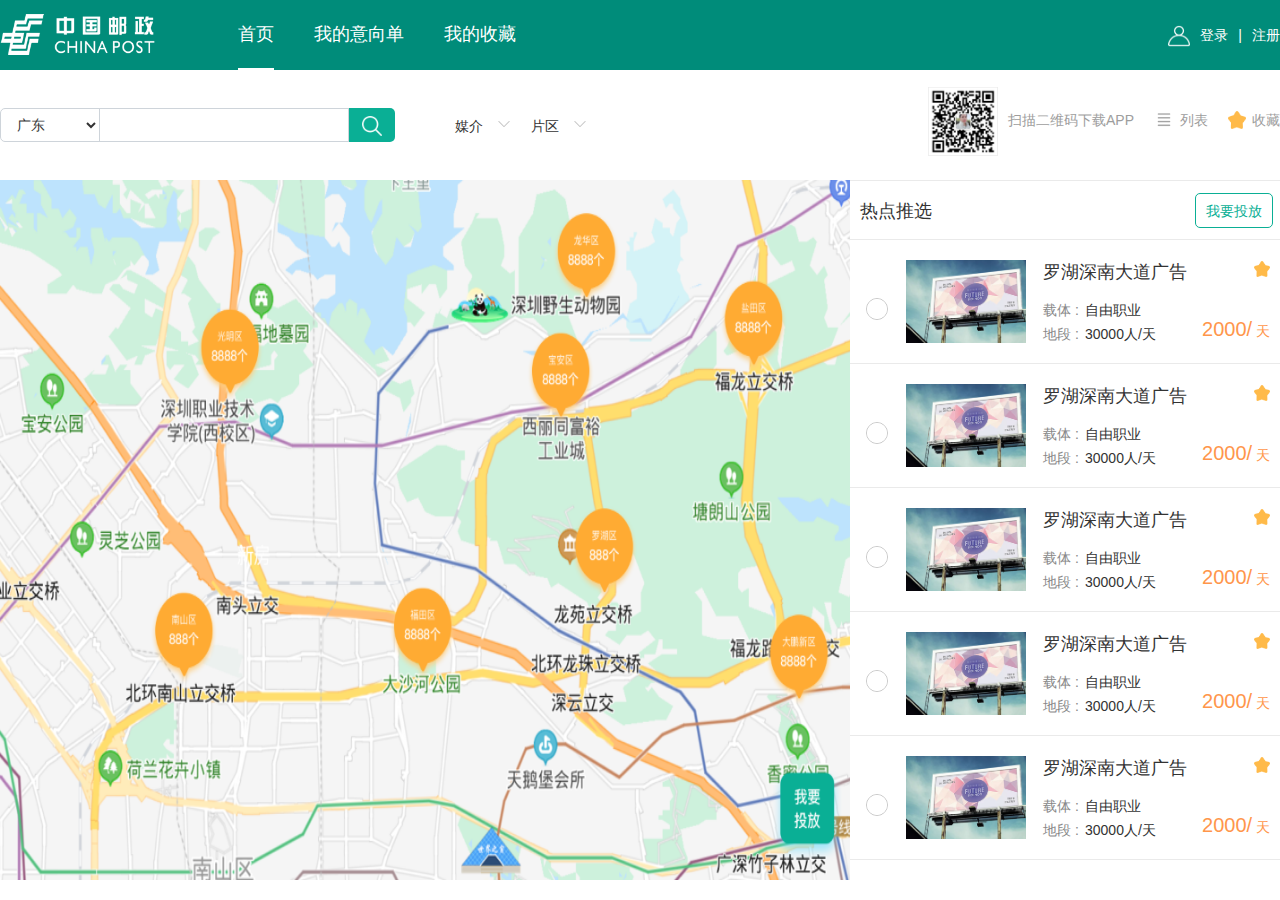
<file: index.html>
<!DOCTYPE html>
<html lang="en">

<head>
    <meta charset="UTF-8" />
    <meta name="viewport" content="width=device-width,height=device-height,initial-scale=1.0, minimum-scale=1.0, maximum-scale=1.0, user-scalable=no">
  
    <title>Document</title>
    <link rel="stylesheet" type="text/css" href="./css/common/bootstrap.css" />
    <link rel="stylesheet" type="text/css" href="./css/common/base.css" />
    <link rel="stylesheet" type="text/css" href="./index.css" />
    <script src="./js/common/jquery.min.js"></script>
    <script src="./js/common/bootstrap.js"></script>
</head>

<body>
    <div class="full-screen nav">
        <nav class="navbar navbar-default center" role="navigation">
            <div class="navbar-header">
                <button type="button" class="navbar-toggle" data-toggle="collapse"
                    data-target="#bs-example-navbar-collapse-1">
                    <span class="sr-only">Toggle navigation</span>
                    <span class="icon-bar"></span>
                    <span class="icon-bar"></span>
                    <span class="icon-bar"></span>
                </button>
                <!-- <button class="icon close">Close</button> -->

                <div class="navbar-brand logo">
                    <img src="./image/logo.gif" />
                </div>


                <div class="navbar-brand">
                    <div class="log-in">
                        <ul>
                            <li>
                                <img src="./image/user.png" />
                            </li>
                            <li class="odd">
                                登录
                            </li>
                            <li>|</li>
                            <li class="odd">注册</li>
                        </ul>
                    </div>
                </div>

            </div>
            <div class="collapse navbar-collapse" id="bs-example-navbar-collapse-1">
                <!--嵌套下拉菜单-->
                <ul class="nav navbar-nav">
                    <li  class="active">
                        <a href="#">
                            首页
                        </a></li>
                    <li><a href="#">我的意向单</a></li>
                    <li><a href="#">我的收藏</a></li>

                </ul>
            </div>
        </nav>
    </div>













    <!-- <div class="full-screen nav">
        <div class="center">
            <div class="left-box">
                <div class="logo">
                    <img src="./image/logo.gif" />
                </div>
                <div class="menu">
                    <ul>
                        <li class="acitve">首页</li>
                        <li>我的意向单</li>
                        <li>我的收藏</li>
                    </ul>
                </div>
            </div>
            <div class="right-box">
                <ul>
                    <li>
                        <img src="./image/user.png" />
                    </li>
                    <li class="odd">
                        登录
                    </li>
                    <li>|</li>
                    <li class="odd">注册</li>
                </ul>
            </div>
        </div>
    </div> -->
    <!-- <div class="content"> -->
        <div class="center search">
            <div class="left-box">
                <div class="form-group address">
                    <select class="form-control" id="exampleFormControlSelect1">
                        <option>
                            广东
                        </option>
                        <option>
                            广西
                        </option>
                        <option>
                            贵州
                        </option>
                        <option>
                            上海
                        </option>
                    </select>
                </div>
                <div class="custom-file search-box">
                    <input type="email" class="form-control search-input" id="exampleInputEmail1"
                        aria-describedby="emailHelp" />
                </div>
                <button type="button" class="btn button">
                    <img src="./image/search.png" />
                </button>
                <div class="medium">
                    媒介
                    <svg width="1em" height="1em" viewBox="0 0 16 16" class="bi bi-chevron-down" fill="currentColor"
                        xmlns="http://www.w3.org/2000/svg">
                        <path fill-rule="evenodd"
                            d="M1.646 4.646a.5.5 0 0 1 .708 0L8 10.293l5.646-5.647a.5.5 0 0 1 .708.708l-6 6a.5.5 0 0 1-.708 0l-6-6a.5.5 0 0 1 0-.708z" />
                    </svg>
                </div>
                <div class="district">
                    片区
                    <svg width="1em" height="1em" viewBox="0 0 16 16" class="bi bi-chevron-down" fill="currentColor"
                        xmlns="http://www.w3.org/2000/svg">
                        <path fill-rule="evenodd"
                            d="M1.646 4.646a.5.5 0 0 1 .708 0L8 10.293l5.646-5.647a.5.5 0 0 1 .708.708l-6 6a.5.5 0 0 1-.708 0l-6-6a.5.5 0 0 1 0-.708z" />
                    </svg>
                </div>
            </div>
            <div class="right-box">
                <div class="qr-code">
                    <img src="./image/qr-code.png" />
                </div>
                <div class="scan">
                    扫描二维码下载APP
                </div>
                <div class="list">
                    <img src="./image/list.png" />
                </div>
                <div class="list-text">
                    列表
                </div>
                <div class="collect">
                    <img src="./image/collect.png" />
                </div>
                <div class="collect-text">
                    收藏
                </div>
            </div>
        </div>
        <div class="map center">
            <div class="left-box">
                <img src="./image/map.png" />
            </div>
            <div class="right-box">
                <dl>
                    <dt>
                        <div class="left-box">
                            <div class="hotspot">
                                热点推选
                            </div>
                        </div>
                        <div class="right-box">
                            <div class="put-in">
                                我要投放
                            </div>
                        </div>
                    </dt>

                    <dd>
                        <div class="form-check">
                            <input class="form-check-input" type="checkbox" value="" id="defaultCheck1" />
                        </div>
                        <div class="advertising">
                            <img src="./image/ad.png" />
                        </div>
                        <div class="info">
                            <div class="title">
                                罗湖深南大道广告
                            </div>
                            <div class="collect">
                                <img src="./image/collect.png" />
                            </div>
                            <div class="occupation">
                                <dl>
                                    <dt>载体 :</dt>
                                    <dd>自由职业</dd>
                                </dl>
                                <dl>
                                    <dt>地段 :</dt>
                                    <dd>30000人/天</dd>
                                </dl>
                            </div>
                            <div class="price-box">
                                <span class="price">2000/</span>
                                <span>天</span>
                            </div>
                        </div>
                    </dd>
                    <dd>
                        <div class="form-check">
                            <input class="form-check-input" type="checkbox" value="" id="defaultCheck1" />
                        </div>
                        <div class="advertising">
                            <img src="./image/ad.png" />
                        </div>
                        <div class="info">
                            <div class="title">
                                罗湖深南大道广告
                            </div>
                            <div class="collect">
                                <img src="./image/collect.png" />
                            </div>
                            <div class="occupation">
                                <dl>
                                    <dt>载体 :</dt>
                                    <dd>自由职业</dd>
                                </dl>
                                <dl>
                                    <dt>地段 :</dt>
                                    <dd>30000人/天</dd>
                                </dl>
                            </div>
                            <div class="price-box">
                                <span class="price">2000/</span>
                                <span>天</span>
                            </div>
                        </div>
                    </dd>

                    <dd>
                        <div class="form-check">
                            <input class="form-check-input" type="checkbox" value="" id="defaultCheck1" />
                        </div>
                        <div class="advertising">
                            <img src="./image/ad.png" />
                        </div>
                        <div class="info">
                            <div class="title">
                                罗湖深南大道广告
                            </div>
                            <div class="collect">
                                <img src="./image/collect.png" />
                            </div>
                            <div class="occupation">
                                <dl>
                                    <dt>载体 :</dt>
                                    <dd>自由职业</dd>
                                </dl>
                                <dl>
                                    <dt>地段 :</dt>
                                    <dd>30000人/天</dd>
                                </dl>
                            </div>
                            <div class="price-box">
                                <span class="price">2000/</span>
                                <span>天</span>
                            </div>
                        </div>
                    </dd>

                    <dd>
                        <div class="form-check">
                            <input class="form-check-input" type="checkbox" value="" id="defaultCheck1" />
                        </div>
                        <div class="advertising">
                            <img src="./image/ad.png" />
                        </div>
                        <div class="info">
                            <div class="title">
                                罗湖深南大道广告
                            </div>
                            <div class="collect">
                                <img src="./image/collect.png" />
                            </div>
                            <div class="occupation">
                                <dl>
                                    <dt>载体 :</dt>
                                    <dd>自由职业</dd>
                                </dl>
                                <dl>
                                    <dt>地段 :</dt>
                                    <dd>30000人/天</dd>
                                </dl>
                            </div>
                            <div class="price-box">
                                <span class="price">2000/</span>
                                <span>天</span>
                            </div>
                        </div>
                    </dd>

                    <dd>
                        <div class="form-check">
                            <input class="form-check-input" type="checkbox" value="" id="defaultCheck1" />
                        </div>
                        <div class="advertising">
                            <img src="./image/ad.png" />
                        </div>
                        <div class="info">
                            <div class="title">
                                罗湖深南大道广告
                            </div>
                            <div class="collect">
                                <img src="./image/collect.png" />
                            </div>
                            <div class="occupation">
                                <dl>
                                    <dt>载体 :</dt>
                                    <dd>自由职业</dd>
                                </dl>
                                <dl>
                                    <dt>地段 :</dt>
                                    <dd>30000人/天</dd>
                                </dl>
                            </div>
                            <div class="price-box">
                                <span class="price">2000/</span>
                                <span>天</span>
                            </div>
                        </div>
                    </dd>
                </dl>
            </div>
        </div>
    <!-- </div> -->
</body>

</html>
</file>
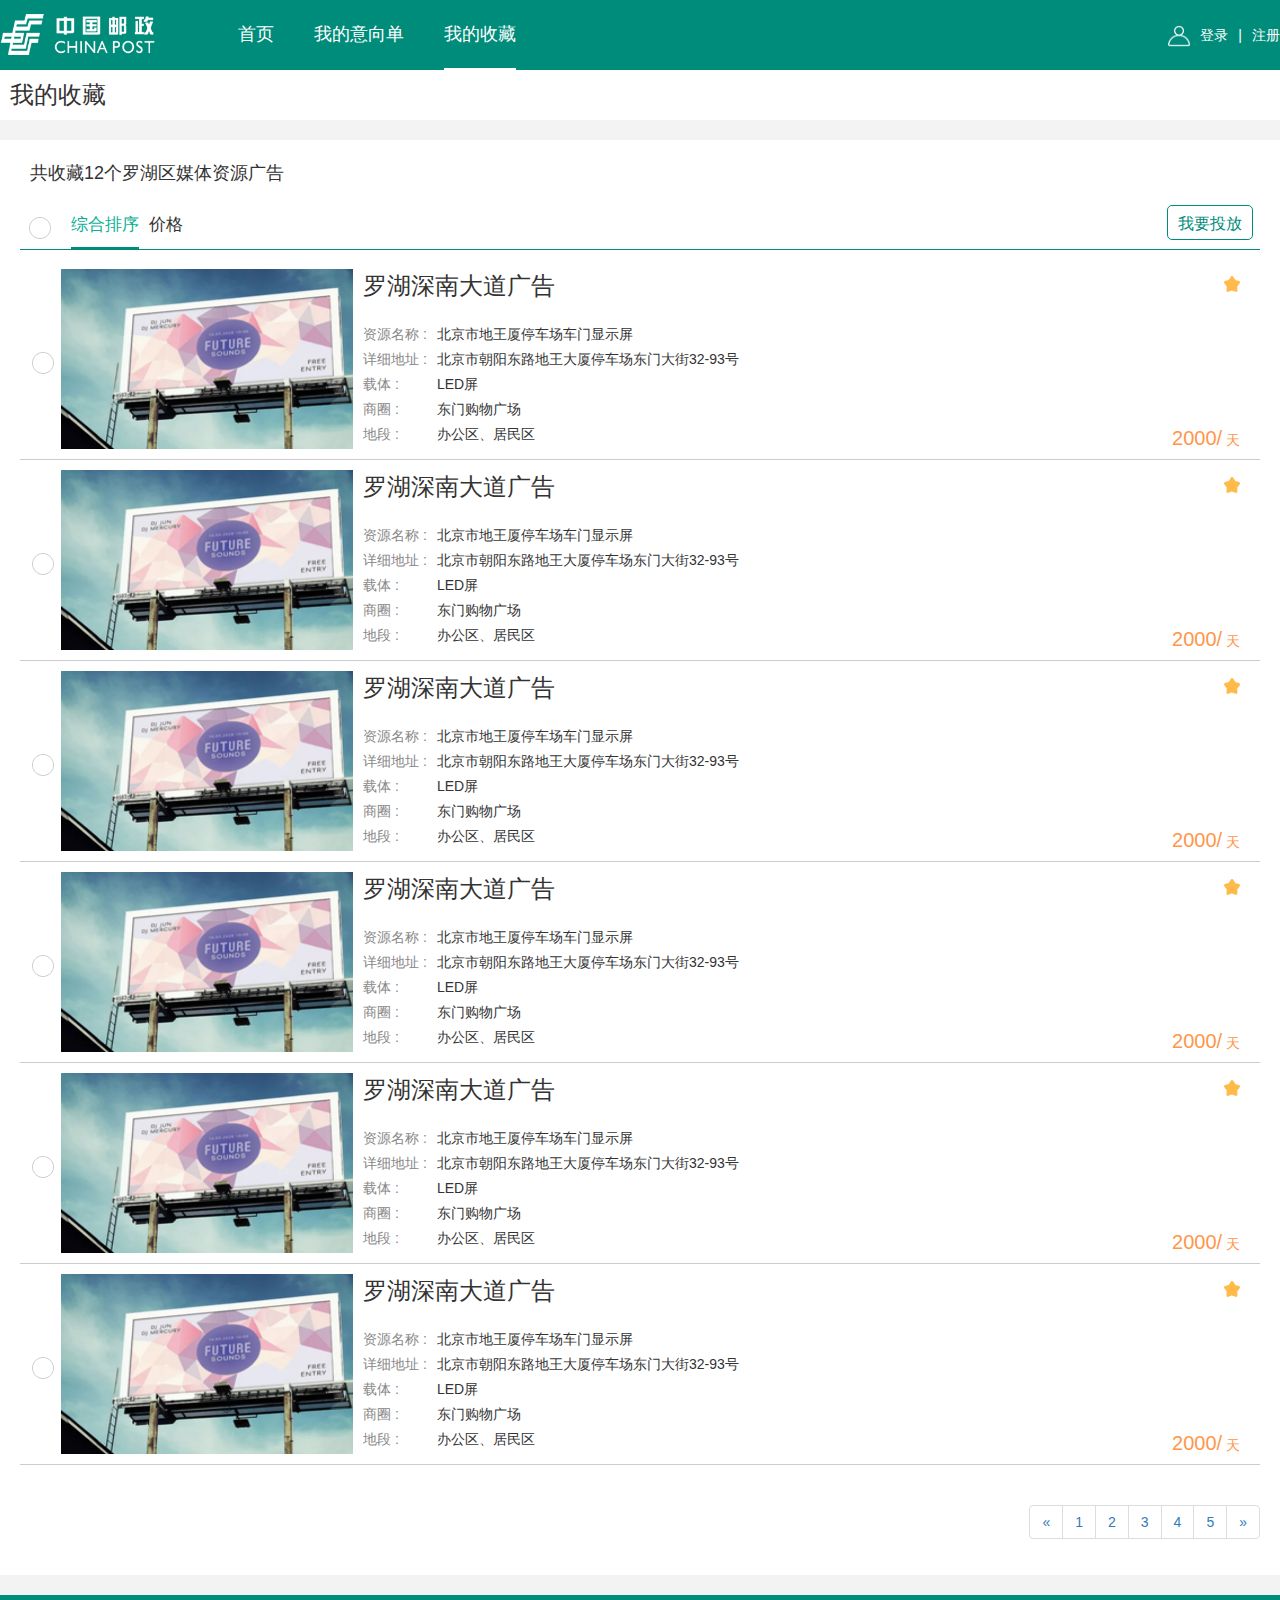
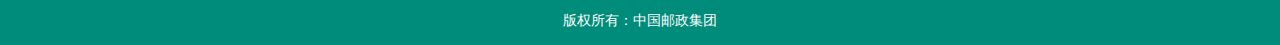
<file: pages/collect/index.html>
<!DOCTYPE html>
<html lang="en">

<head>
    <meta charset="UTF-8" />
    <meta name="viewport" content="width=device-width, initial-scale=1.0" />
    <title>Document</title>
    <link rel="stylesheet" type="text/css" href="./../../css/common/bootstrap.css" />
    <link rel="stylesheet" type="text/css" href="./../../css/common/base.css" />
    <link rel="stylesheet" type="text/css" href="./index.css" />
    <script src="./../../js/common/jquery.min.js"></script>
    <script src="./../../js/common/bootstrap.js"></script>
    <script src="./../../js/common/rem.js"></script>
</head>

<body>
    <div class="full-screen nav">
        <nav class="navbar navbar-default center" role="navigation">
            <div class="navbar-header">
                <button type="button" class="navbar-toggle" data-toggle="collapse"
                    data-target="#bs-example-navbar-collapse-1">
                    <span class="sr-only">Toggle navigation</span>
                    <span class="icon-bar"></span>
                    <span class="icon-bar"></span>
                    <span class="icon-bar"></span>
                </button>
                <!-- <button class="icon close">Close</button> -->

                <div class="navbar-brand logo">
                    <img src="./../../image/logo.gif" />
                </div>


                <div class="navbar-brand">
                    <div class="log-in">
                        <ul>
                            <li>
                                <img src="./../../image/user.png" />
                            </li>
                            <li class="odd">
                                登录
                            </li>
                            <li>|</li>
                            <li class="odd">注册</li>
                        </ul>
                    </div>
                </div>

            </div>
            <div class="collapse navbar-collapse" id="bs-example-navbar-collapse-1">
                <!--嵌套下拉菜单-->
                <ul class="nav navbar-nav">
                    <li >
                        <a href="#">
                            首页
                        </a></li>
                    <li><a href="#">我的意向单</a></li>
                    <li  class="active"><a href="#">我的收藏</a></li>
            
 
                </ul>
 


            </div>
        </nav>
    </div>
    <div class="full-screen top">
        <div class="center collect">
            我的收藏
        </div>
    </div>











     <div class="center list-box">
        <h2>
            共收藏12个罗湖区媒体资源广告
        </h2>
            <div class="map ">
         
            <!-- <div class="left-box">
                <img src="./../../image/map.png" />
            </div> -->
            <!-- <div class="right-box"> -->
                <dl>
                    <dt>
                        <div class="left-box">

                            <div class="form-check">
                                <input class="form-check-input" type="checkbox" value="" id="defaultCheck1" />
                            </div>
                            <ul>
                                <li class="active">综合排序</li>
                                <li>价格</li>
                            </ul>


                        </div>
                        <div class="right-box">
                            <div class="put-in">
                                我要投放
                            </div>
                        </div>
                    </dt>

                    <dd>
                        <div class="form-check">
                            <input class="form-check-input" type="checkbox" value="" id="defaultCheck1" />
                        </div>
                        <div class="advertising">
                            <img src="./../../image/ad.png" />
                        </div>
                        <div class="info">
                            <div class="title">
                                罗湖深南大道广告
                            </div>
                            <div class="collect">
                                <img src="./../../image/collect.png" />
                            </div>
                            <div class="occupation">

                                <dl class="nth-child">
                                    <dt>资源名称 : </dt>
                                    <dd>北京市地王厦停车场车门显示屏</dd>
                                </dl>
                                <dl>
                                    <dt>详细地址 : </dt>
                                    <dd>北京市朝阳东路地王大厦停车场东门大街32-93号</dd>
                                </dl>
                                <dl>
                                    <dt>载体 : </dt>
                                    <dd>  LED屏</dd>
                                </dl>
                                <dl>
                                    <dt>商圈 : </dt>
                                    <dd>东门购物广场</dd>
                                </dl>
                                <dl>
                                    <dt>地段 : </dt>
                                    <dd> 办公区、居民区</dd>
                                </dl>
 
                            </div>
                            <div class="price-box">
                                <span class="price">2000/</span>
                                <span>天</span>
                            </div>
                        </div>
                    </dd>
                    <dd>
                        <div class="form-check">
                            <input class="form-check-input" type="checkbox" value="" id="defaultCheck1" />
                        </div>
                        <div class="advertising">
                            <img src="./../../image/ad.png" />
                        </div>
                        <div class="info">
                            <div class="title">
                                罗湖深南大道广告
                            </div>
                            <div class="collect">
                                <img src="./../../image/collect.png" />
                            </div>
                            <div class="occupation">

                                <dl class="nth-child">
                                    <dt>资源名称 : </dt>
                                    <dd>北京市地王厦停车场车门显示屏</dd>
                                </dl>
                                <dl>
                                    <dt>详细地址 : </dt>
                                    <dd>北京市朝阳东路地王大厦停车场东门大街32-93号</dd>
                                </dl>
                                <dl>
                                    <dt>载体 : </dt>
                                    <dd>  LED屏</dd>
                                </dl>
                                <dl>
                                    <dt>商圈 : </dt>
                                    <dd>东门购物广场</dd>
                                </dl>
                                <dl>
                                    <dt>地段 : </dt>
                                    <dd> 办公区、居民区</dd>
                                </dl>
 
                            </div>
                            <div class="price-box">
                                <span class="price">2000/</span>
                                <span>天</span>
                            </div>
                        </div>
                    </dd>
                    <dd>
                        <div class="form-check">
                            <input class="form-check-input" type="checkbox" value="" id="defaultCheck1" />
                        </div>
                        <div class="advertising">
                            <img src="./../../image/ad.png" />
                        </div>
                        <div class="info">
                            <div class="title">
                                罗湖深南大道广告
                            </div>
                            <div class="collect">
                                <img src="./../../image/collect.png" />
                            </div>
                            <div class="occupation">

                                <dl class="nth-child">
                                    <dt>资源名称 : </dt>
                                    <dd>北京市地王厦停车场车门显示屏</dd>
                                </dl>
                                <dl>
                                    <dt>详细地址 : </dt>
                                    <dd>北京市朝阳东路地王大厦停车场东门大街32-93号</dd>
                                </dl>
                                <dl>
                                    <dt>载体 : </dt>
                                    <dd>  LED屏</dd>
                                </dl>
                                <dl>
                                    <dt>商圈 : </dt>
                                    <dd>东门购物广场</dd>
                                </dl>
                                <dl>
                                    <dt>地段 : </dt>
                                    <dd> 办公区、居民区</dd>
                                </dl>
 
                            </div>
                            <div class="price-box">
                                <span class="price">2000/</span>
                                <span>天</span>
                            </div>
                        </div>
                    </dd>
                    <dd>
                        <div class="form-check">
                            <input class="form-check-input" type="checkbox" value="" id="defaultCheck1" />
                        </div>
                        <div class="advertising">
                            <img src="./../../image/ad.png" />
                        </div>
                        <div class="info">
                            <div class="title">
                                罗湖深南大道广告
                            </div>
                            <div class="collect">
                                <img src="./../../image/collect.png" />
                            </div>
                            <div class="occupation">

                                <dl class="nth-child">
                                    <dt>资源名称 : </dt>
                                    <dd>北京市地王厦停车场车门显示屏</dd>
                                </dl>
                                <dl>
                                    <dt>详细地址 : </dt>
                                    <dd>北京市朝阳东路地王大厦停车场东门大街32-93号</dd>
                                </dl>
                                <dl>
                                    <dt>载体 : </dt>
                                    <dd>  LED屏</dd>
                                </dl>
                                <dl>
                                    <dt>商圈 : </dt>
                                    <dd>东门购物广场</dd>
                                </dl>
                                <dl>
                                    <dt>地段 : </dt>
                                    <dd> 办公区、居民区</dd>
                                </dl>
 
                            </div>
                            <div class="price-box">
                                <span class="price">2000/</span>
                                <span>天</span>
                            </div>
                        </div>
                    </dd>
                    <dd>
                        <div class="form-check">
                            <input class="form-check-input" type="checkbox" value="" id="defaultCheck1" />
                        </div>
                        <div class="advertising">
                            <img src="./../../image/ad.png" />
                        </div>
                        <div class="info">
                            <div class="title">
                                罗湖深南大道广告
                            </div>
                            <div class="collect">
                                <img src="./../../image/collect.png" />
                            </div>
                            <div class="occupation">

                                <dl class="nth-child">
                                    <dt>资源名称 : </dt>
                                    <dd>北京市地王厦停车场车门显示屏</dd>
                                </dl>
                                <dl>
                                    <dt>详细地址 : </dt>
                                    <dd>北京市朝阳东路地王大厦停车场东门大街32-93号</dd>
                                </dl>
                                <dl>
                                    <dt>载体 : </dt>
                                    <dd>  LED屏</dd>
                                </dl>
                                <dl>
                                    <dt>商圈 : </dt>
                                    <dd>东门购物广场</dd>
                                </dl>
                                <dl>
                                    <dt>地段 : </dt>
                                    <dd> 办公区、居民区</dd>
                                </dl>
 
                            </div>
                            <div class="price-box">
                                <span class="price">2000/</span>
                                <span>天</span>
                            </div>
                        </div>
                    </dd>
                    <dd>
                        <div class="form-check">
                            <input class="form-check-input" type="checkbox" value="" id="defaultCheck1" />
                        </div>
                        <div class="advertising">
                            <img src="./../../image/ad.png" />
                        </div>
                        <div class="info">
                            <div class="title">
                                罗湖深南大道广告
                            </div>
                            <div class="collect">
                                <img src="./../../image/collect.png" />
                            </div>
                            <div class="occupation">

                                <dl class="nth-child">
                                    <dt>资源名称 : </dt>
                                    <dd>北京市地王厦停车场车门显示屏</dd>
                                </dl>
                                <dl>
                                    <dt>详细地址 : </dt>
                                    <dd>北京市朝阳东路地王大厦停车场东门大街32-93号</dd>
                                </dl>
                                <dl>
                                    <dt>载体 : </dt>
                                    <dd>  LED屏</dd>
                                </dl>
                                <dl>
                                    <dt>商圈 : </dt>
                                    <dd>东门购物广场</dd>
                                </dl>
                                <dl>
                                    <dt>地段 : </dt>
                                    <dd> 办公区、居民区</dd>
                                </dl>
 
                            </div>
                            <div class="price-box">
                                <span class="price">2000/</span>
                                <span>天</span>
                            </div>
                        </div>
                    </dd>
                    

                    
                </dl>
            </div>
            <nav class="paging" aria-label="Page navigation ">
                <ul class="pagination">
                  <li>
                    <a href="#" aria-label="Previous">
                      <span aria-hidden="true">&laquo;</span>
                    </a>
                  </li>
                  <li><a href="#">1</a></li>
                  <li><a href="#">2</a></li>
                  <li><a href="#">3</a></li>
                  <li><a href="#">4</a></li>
                  <li><a href="#">5</a></li>
                  <li>
                    <a href="#" aria-label="Next">
                      <span aria-hidden="true">&raquo;</span>
                    </a>
                  </li>
                </ul>
              </nav>
     </div>

     <div class="footing">
        版权所有：中国邮政集团
     </div>
</body>

</html>
</file>
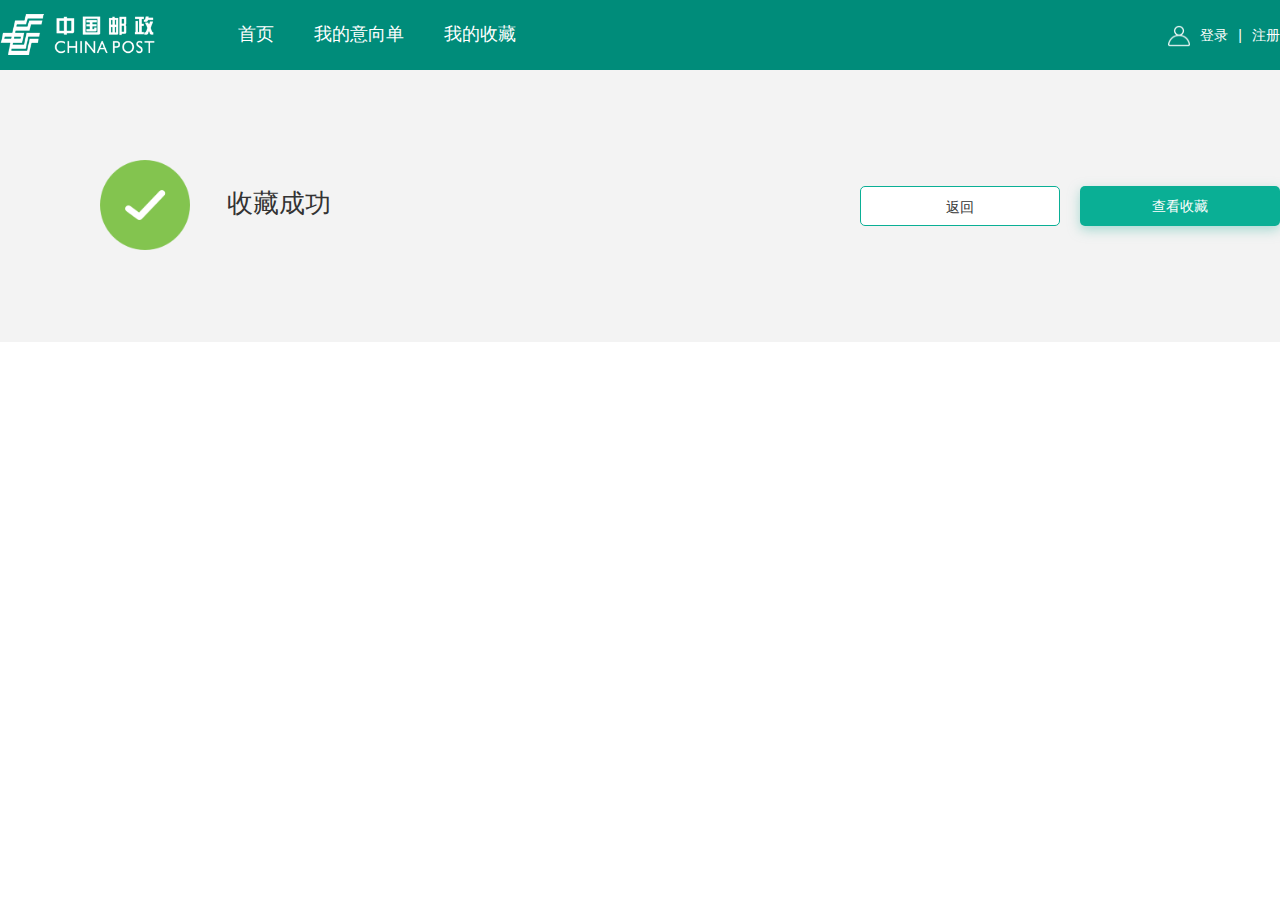
<file: pages/collection/index.html>
<!DOCTYPE html>
<html lang="en">

<head>
    <meta charset="UTF-8" />
    <meta name="viewport"
        content="width=device-width,height=device-height,initial-scale=1.0, minimum-scale=1.0, maximum-scale=1.0, user-scalable=no">
    <title>Document</title>
    <link rel="stylesheet" type="text/css" href="./../../css/common/bootstrap.css" />
    <link rel="stylesheet" type="text/css" href="./../../css/common/base.css" />
    <link rel="stylesheet" type="text/css" href="./index.css" />
    <script src="./../../js/common/jquery.min.js"></script>
    <script src="./../../js/common/bootstrap.js"></script>
    <script src="./../../js/common/bootstrap.js"></script>

</head>

<body>

    <div class="full-screen nav">
        <nav class="navbar navbar-default center" role="navigation">
            <div class="navbar-header">
                <button type="button" class="navbar-toggle" data-toggle="collapse"
                    data-target="#bs-example-navbar-collapse-1">
                    <span class="sr-only">Toggle navigation</span>
                    <span class="icon-bar"></span>
                    <span class="icon-bar"></span>
                    <span class="icon-bar"></span>
                </button>
                <!-- <button class="icon close">Close</button> -->

                <div class="navbar-brand logo">
                    <img src="./../../image/logo.gif" />
                </div>


                <div class="navbar-brand">
                    <div class="log-in">
                        <ul>
                            <li>
                                <img src="./../../image/user.png" />
                            </li>
                            <li class="odd">
                                登录
                            </li>
                            <li>|</li>
                            <li class="odd">注册</li>
                        </ul>
                    </div>
                </div>

            </div>
            <div class="collapse navbar-collapse" id="bs-example-navbar-collapse-1">
                <!--嵌套下拉菜单-->
                <ul class="nav navbar-nav">
                    <li>
                        <a href="#">
                            首页
                        </a></li>
                    <li><a href="#">我的意向单</a></li>
                    <li><a href="#">我的收藏</a></li>

                </ul>
            </div>
        </nav>
    </div>

    <div class="content  ">
        <div class="center back-view-box">
            <div class="left-box">
                <img src="./../../image/success.png" />
                收藏成功
            </div>
            <div class="right-box">
               <div class="back">
                   返回
               </div>
               <div class="view">
                  查看收藏
               </div>
            </div>

        </div>


    </div>




    <!-- 
    <form class="form-horizontal">
        <div class="form-group">
          <label for="inputEmail3" class="col-sm-2 control-label">手机号码</label>
          <div class="col-sm-10">
            <input type="email" class="form-control" id="inputEmail3" placeholder="请输入手机号码">
          </div>
        </div>
        <div class="form-group">
            <label for="inputEmail3" class="col-sm-2 control-label">验证码</label>
            <div class="col-sm-10">
              <input type="email" class="form-control" id="inputEmail3" placeholder="请输入验证码">
            </div>
          </div>
        <div class="form-group">
          <label for="inputPassword3" class="col-sm-2 control-label">Password</label>
          <div class="col-sm-10">
            <input type="password" class="form-control" id="inputPassword3" placeholder="Password">
          </div>
        </div>
        <div class="form-group">
          <div class="col-sm-offset-2 col-sm-10">
            <div class="checkbox">
              <label>
                <input type="checkbox"> Remember me
              </label>
            </div>
          </div>
        </div>
        <div class="form-group">
          <div class="col-sm-offset-2 col-sm-10">
            <button type="submit" class="btn btn-default">Sign in</button>
          </div>
        </div>
      </form>
 -->







</body>

</html>
</file>
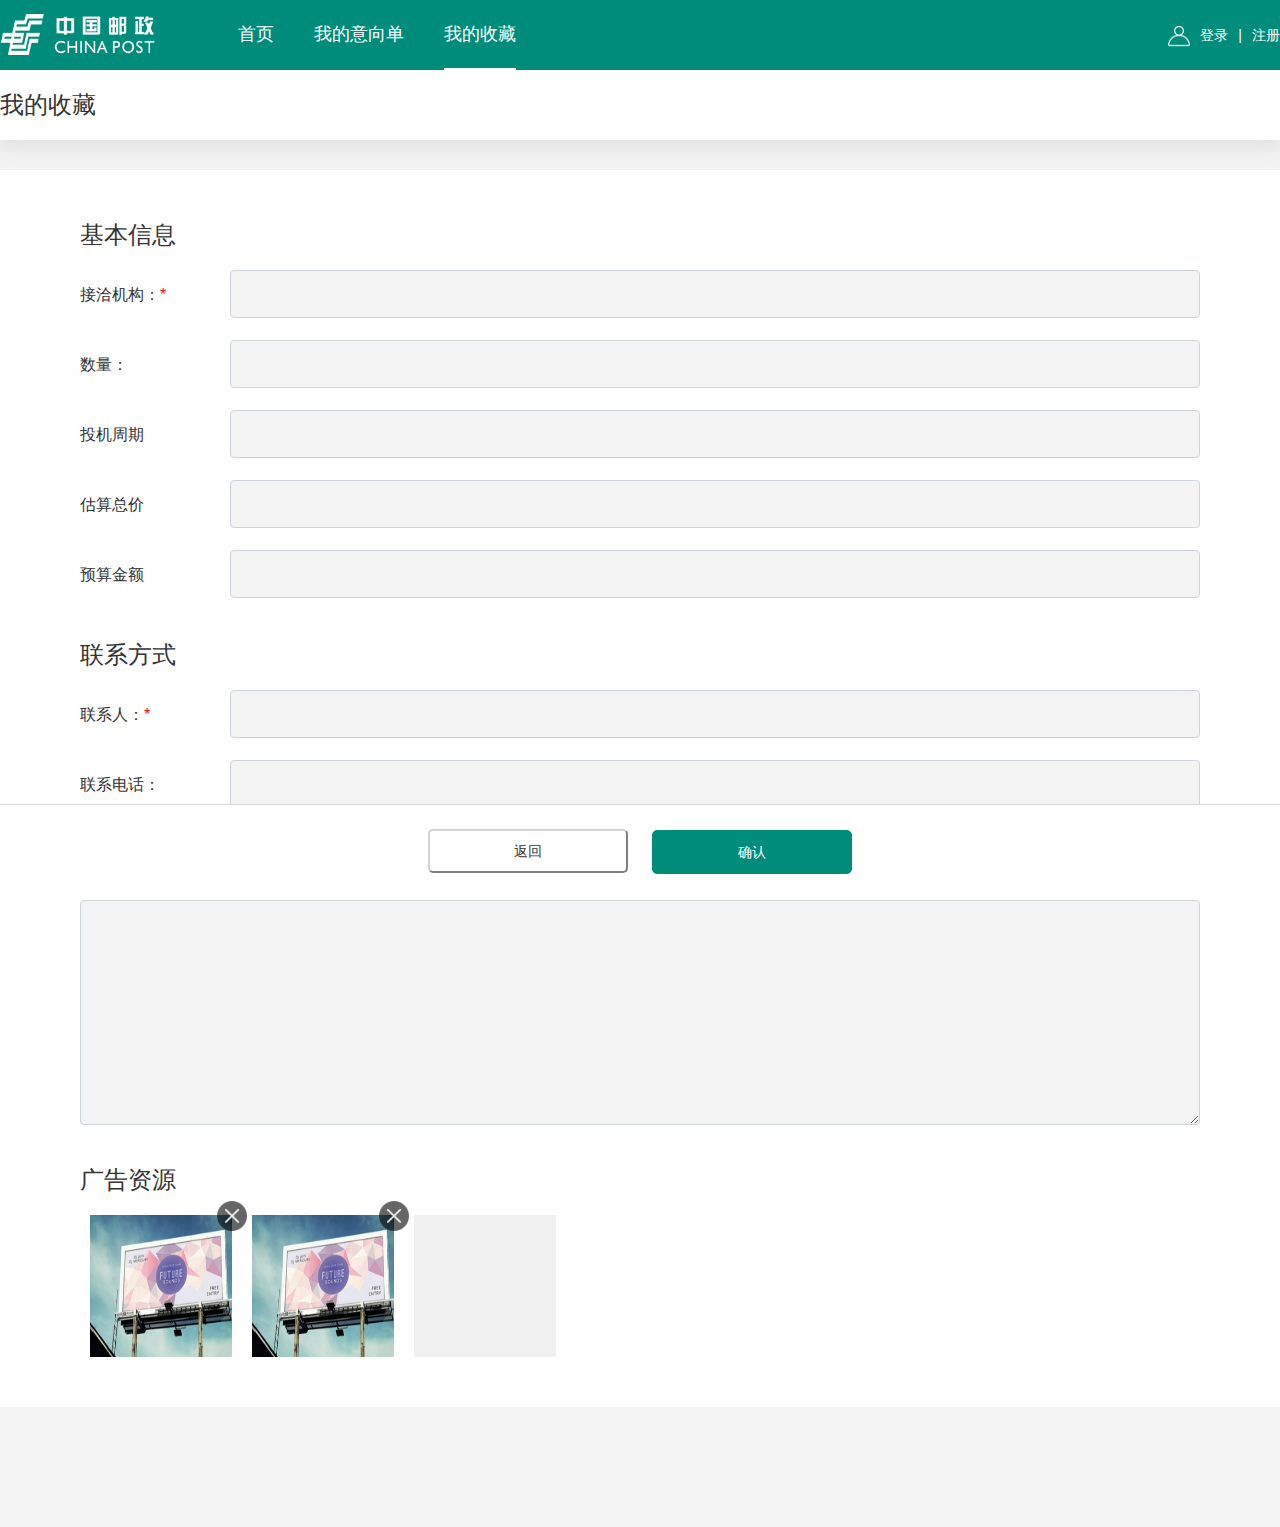
<file: pages/contentFill/index.html>
<!DOCTYPE html>
<html lang="en">
    <head>
        <meta charset="UTF-8" />
        <meta
            name="viewport"
            content="width=device-width,height=device-height,initial-scale=1.0, minimum-scale=1.0, maximum-scale=1.0, user-scalable=no"
        />

        <title>Document</title>
        <link
            rel="stylesheet"
            type="text/css"
            href="./../../css/common/bootstrap.css"
        />
        <link
            rel="stylesheet"
            type="text/css"
            href="./../../css/common/base.css"
        />
        <link rel="stylesheet" type="text/css" href="./index.css" />
        <script src="./../../js/common/jquery.min.js"></script>
        <script src="./../../js/common/bootstrap.js"></script>
        <script src="./../../js/common/rem.js"></script>
    </head>

    <body>
        <div class="full-screen nav">
            <nav class="navbar navbar-default center" role="navigation">
                <div class="navbar-header">
                    <button
                        type="button"
                        class="navbar-toggle"
                        data-toggle="collapse"
                        data-target="#bs-example-navbar-collapse-1"
                    >
                        <span class="sr-only">Toggle navigation</span>
                        <span class="icon-bar"></span>
                        <span class="icon-bar"></span>
                        <span class="icon-bar"></span>
                    </button>
                    <!-- <button class="icon close">Close</button> -->

                    <div class="navbar-brand logo">
                        <img src="./../../image/logo.gif" />
                    </div>

                    <div class="navbar-brand">
                        <div class="log-in">
                            <ul>
                                <li>
                                    <img src="./../../image/user.png" />
                                </li>
                                <li class="odd">
                                    登录
                                </li>
                                <li>|</li>
                                <li class="odd">注册</li>
                            </ul>
                        </div>
                    </div>
                </div>
                <div
                    class="collapse navbar-collapse"
                    id="bs-example-navbar-collapse-1"
                >
                    <!--嵌套下拉菜单-->
                    <ul class="nav navbar-nav">
                        <li>
                            <a href="#">
                                首页
                            </a>
                        </li>
                        <li><a href="#">我的意向单</a></li>
                        <li class="active"><a href="#">我的收藏</a></li>
                    </ul>
                </div>
            </nav>
        </div>
        <div class="full-screen top">
            <div class="center collect">
                我的收藏
            </div>
        </div>

        <div class="center list-box">
            <dl>
                <dt>基本信息</dt>
                <dd>
                    <ul>
                        <li>接洽机构：<span>*</span></li>
                        <li>
                            <input
                                type="text"
                                class="form-control"
                                placeholder=""
                            />
                        </li>
                    </ul>
                </dd>
                <dd>
                    <ul>
                        <li>数量：</li>
                        <li>
                            <input
                                type="text"
                                class="form-control"
                                placeholder=""
                            />
                        </li>
                    </ul>
                </dd>
                <dd>
                    <ul>
                        <li>投机周期</li>
                        <li>
                            <input
                                type="text"
                                class="form-control"
                                placeholder=""
                            />
                        </li>
                    </ul>
                </dd>
                <dd>
                    <ul>
                        <li>估算总价</li>
                        <li>
                            <input
                                type="text"
                                class="form-control"
                                placeholder=""
                            />
                        </li>
                    </ul>
                </dd>
                <dd>
                    <ul>
                        <li>预算金额</li>
                        <li>
                            <input
                                type="text"
                                class="form-control"
                                placeholder=""
                            />
                        </li>
                    </ul>
                </dd>
            </dl>
            <dl>
                <dt>联系方式</dt>
                <dd>
                    <ul>
                        <li>联系人：<span>*</span></li>
                        <li>
                            <input
                                type="text"
                                class="form-control"
                                placeholder=""
                            />
                        </li>
                    </ul>
                </dd>
                <dd>
                    <ul>
                        <li>联系电话：</li>
                        <li>
                            <input
                                type="text"
                                class="form-control"
                                placeholder=""
                            />
                        </li>
                    </ul>
                </dd>
            </dl>
            <dl>
                <dt>投放需求</dt>
                <dd>
                    <textarea class="form-control"></textarea>
                </dd>
            </dl>
            <dl>
                <dt>广告资源</dt>
                <dd>
                    <ul class="odd">
                        <li>
                            <img src="../../image/ad.png" />
                            <div class="_close">
                                <img src="../../image/1111.png" />
                            </div>
                        </li>
                        <li>
                            <img src="../../image/ad.png" />
                            <div class="_close">
                                <img src="../../image/1111.png" />
                            </div>
                        </li>
                        <li></li>
                    </ul>
                </dd>
            </dl>
        </div>
        <div class="launch-foot">
            <button type="button" class="foot-btn btn-default">返回</button>
            <!-- <div class="foot-btn">返回</div> -->
            <!-- <div class="foot-btn btn-active">确认</div> -->

            <button type="button" class="foot-btn btn-activ btn btn-success affirm">确认</button> 


        </div>
    </body>
</html>
</file>
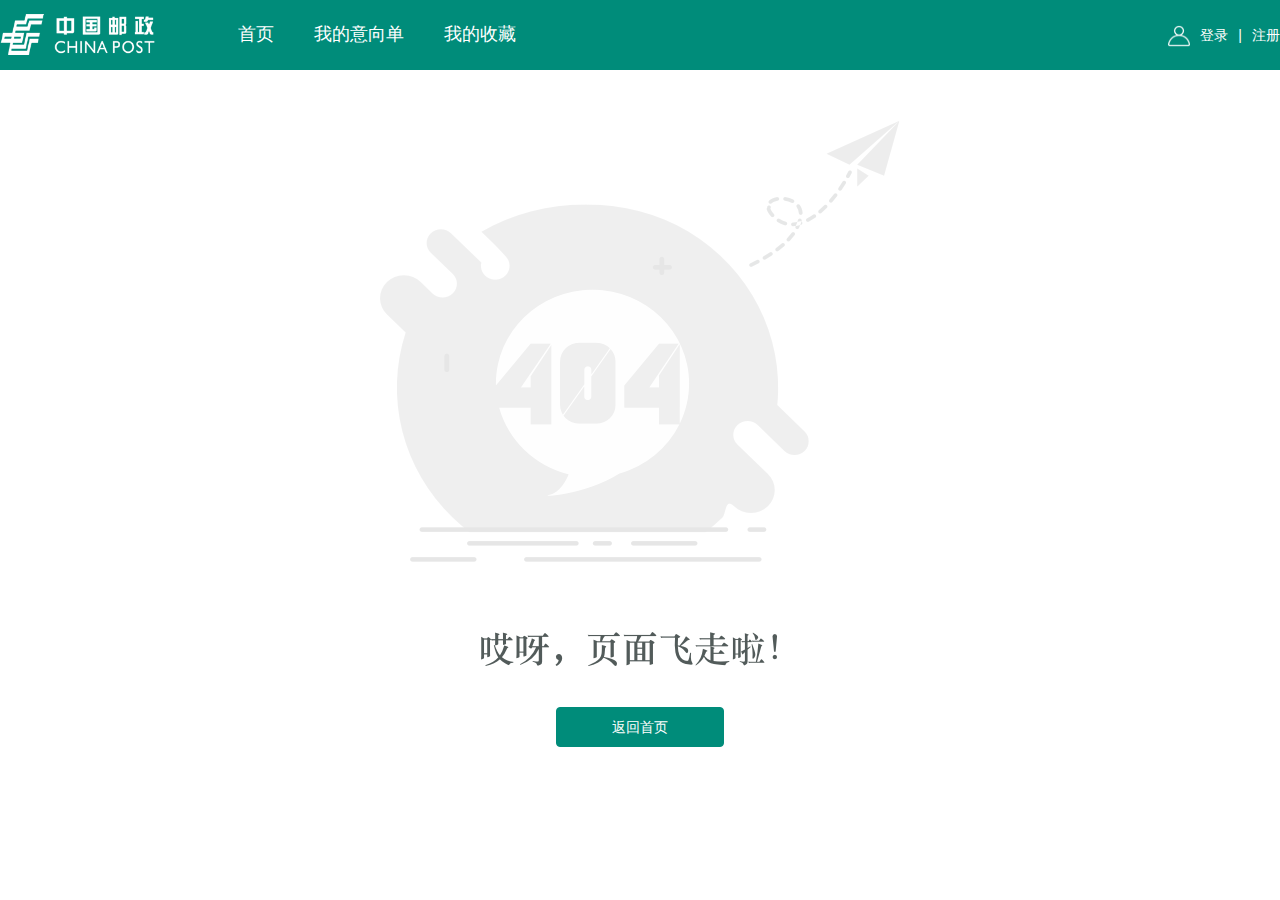
<file: pages/errorPage/index.html>
<!DOCTYPE html>
<html lang="en">

<head>
    <meta charset="UTF-8" />
    <meta name="viewport"
        content="width=device-width,height=device-height,initial-scale=1.0, minimum-scale=1.0, maximum-scale=1.0, user-scalable=no">

    <title>Document</title>
    <link rel="stylesheet" type="text/css" href="../../css/common/bootstrap.css" />
    <link rel="stylesheet" type="text/css" href="../../css/common/base.css" />
    <link rel="stylesheet" type="text/css" href="./index.css" />
    <script src="../../js/common/jquery.min.js"></script>
    <script src="../../js/common/bootstrap.js"></script>
</head>

<body>
    <div class="full-screen nav">
        <nav class="navbar navbar-default center" role="navigation">
            <div class="navbar-header">
                <button type="button" class="navbar-toggle" data-toggle="collapse"
                    data-target="#bs-example-navbar-collapse-1">
                    <span class="sr-only">Toggle navigation</span>
                    <span class="icon-bar"></span>
                    <span class="icon-bar"></span>
                    <span class="icon-bar"></span>
                </button>
                <!-- <button class="icon close">Close</button> -->

                <div class="navbar-brand logo">
                    <img src="../../image/logo.gif" />
                </div>


                <div class="navbar-brand">
                    <div class="log-in">
                        <ul>
                            <li>
                                <img src="../../image/user.png" />
                            </li>
                            <li class="odd">
                                登录
                            </li>
                            <li>|</li>
                            <li class="odd">注册</li>
                        </ul>
                    </div>
                </div>

            </div>
            <div class="collapse navbar-collapse" id="bs-example-navbar-collapse-1">
                <!--嵌套下拉菜单-->
                <ul class="nav navbar-nav">
                    <li>
                        <a href="#">
                            首页
                        </a></li>
                    <li><a href="#">我的意向单</a></li>
                    <li><a href="#">我的收藏</a></li>
                </ul>
            </div>
        </nav>
    </div>
    <div class="center content">
            <img src="../../image/wu.png" />
            <button type="button" class="btn btn-success">返回首页</button> 
    </div>













</body>

</html>
</file>
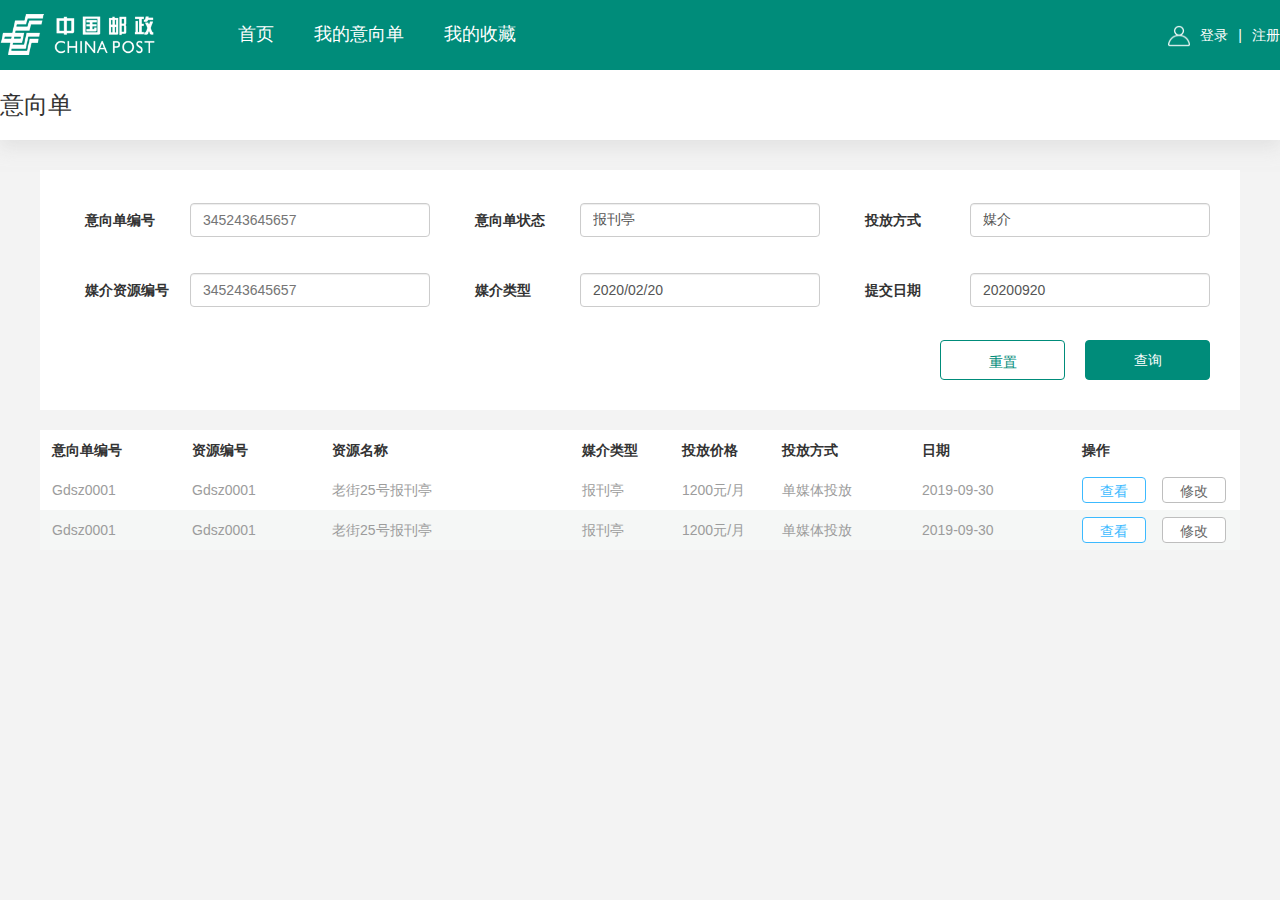
<file: pages/IntentionSingle/index.html>
<!DOCTYPE html>
<html lang="en">

<head>
    <meta charset="UTF-8" />
    <meta name="viewport"
        content="width=device-width,height=device-height,initial-scale=1.0, minimum-scale=1.0, maximum-scale=1.0, user-scalable=no">
    <title>Document</title>
    <link rel="stylesheet" type="text/css" href="./../../css/common/bootstrap.css" />
    <link rel="stylesheet" type="text/css" href="./../../css/common/base.css" />
    <link rel="stylesheet" type="text/css" href="./index.css" />
    <script src="./../../js/common/jquery.min.js"></script>
    <script src="./../../js/common/bootstrap.js"></script>
    <script src="./../../js/common/bootstrap.js"></script>

</head>

<body>

    




    <div class="Intention-single">
        <div class="full-screen nav nav-position">
            <nav class="navbar navbar-default center" role="navigation">
                <div class="navbar-header">
                    <button type="button" class="navbar-toggle" data-toggle="collapse"
                        data-target="#bs-example-navbar-collapse-1">
                        <span class="sr-only">Toggle navigation</span>
                        <span class="icon-bar"></span>
                        <span class="icon-bar"></span>
                        <span class="icon-bar"></span>
                    </button>
                    <!-- <button class="icon close">Close</button> -->
    
                    <div class="navbar-brand logo">
                        <img src="./../../image/logo.gif" />
                    </div>
    
    
                    <div class="navbar-brand">
                        <div class="log-in">
                            <ul>
                                <li>
                                    <img src="./../../image/user.png" />
                                </li>
                                <li class="odd">
                                    登录
                                </li>
                                <li>|</li>
                                <li class="odd">注册</li>
                            </ul>
                        </div>
                    </div>
    
                </div>
                <div class="collapse navbar-collapse" id="bs-example-navbar-collapse-1">
                    <!--嵌套下拉菜单-->
                    <ul class="nav navbar-nav">
                        <li>
                            <a href="#">
                                首页
                            </a></li>
                        <li><a href="#">我的意向单</a></li>
                        <li><a href="#">我的收藏</a></li>
    
                    </ul>
                </div>
            </nav>
        </div>
        <div class="Intention-single-full">
            <div class="Intention-single-wrap">意向单</div>
        </div>
        <div class="Intention-single-container">
            <div class="from-box w">
                <div class="row">
                    <div class="col-md-4 row-h">
                        <label class="col-md-4">意向单编号</label>
                        <input type="text" class="form-control1 col-md-8" placeholder="345243645657" >
                    </div>
                    <div class="col-md-4  row-h">
                        <label class="col-md-4">意向单状态</label>
                        <input type="text" class="form-control1 col-md-8" placeholder="报刊亭" value="报刊亭">
                    </div>
                    <div class="col-md-4  row-h last-row-h">
                        <label class="col-md-4">投放方式</label>
                        <input type="text" class="form-control1 col-md-8" placeholder="媒介" value="媒介">
                    </div>
                </div>

                <div class="row more-condition">
                    <div class="col-md-4 row-h">
                        <label class="col-md-4">媒介资源编号</label>
                        <input type="text" class="form-control1 col-md-8" placeholder="345243645657" >
                    </div>
                    <div class="col-md-4  row-h">
                        <label class="col-md-4">媒介类型</label>
                        <input type="text" class="form-control1 col-md-8" placeholder="2020/02/20" value="2020/02/20">
                    </div>
                    <div class="col-md-4  row-h">
                        <label class="col-md-4">提交日期</label>
                        <input type="text" class="form-control1 col-md-8" placeholder="20200920" value="20200920">
                    </div>
                </div>

               
                
                <div class="btn-set clear">
                    <button id="search-btn" type="button" class="fr btn btn-primary">查询</button>
                    <button id="reset-btn" type="button" class="fr btn btn-default">重置</button>
                </div>

                <span class="arrow-down"></span>

            </div>
            <div class="table-box w">
                   <div class="table-header-box">
                       <table cellspacing="0" cellpadding="0">
                           <th width="140px">意向单编号</th>
                           <th width="140px">资源编号</th>
                           <th>资源名称</th>
                           <th width="100px">媒介类型</th>
                           <th width="100px">投放价格</th>
                           <th width="140px">投放方式</th>
                           <th width="160px">日期</th>
                           <th width="170px">操作</th>
                       </table>
                   </div> 
                   <div class="table-body-box">
                       <table cellspacing="0" cellpadding="0" id="content-table">
                           <tr>
                               <td width="140px">Gdsz0001</td>
                               <td width="140px">Gdsz0001</td>
                               <td >老街25号报刊亭</td>
                               <td width="100px">报刊亭</td>
                               <td width="100px">1200元/月</td>
                               <td width="140px">单媒体投放</td>
                               <td width="160px">2019-09-30</td>
                               <td width="170px">
                                   <button class="my-btn btn-blue">查看</button>
                                   <button class="my-btn btn-gray">修改</button>
                               </td>
                           </tr>
                           <tr>
                                <td width="140px">Gdsz0001</td>
                                <td width="140px">Gdsz0001</td>
                                <td >老街25号报刊亭</td>
                                <td width="100px">报刊亭</td>
                                <td width="100px">1200元/月</td>
                                <td width="140px">单媒体投放</td>
                                <td width="160px">2019-09-30</td>
                                <td width="170px">
                                    <button class="my-btn btn-blue">查看</button>
                                    <button class="my-btn btn-gray">修改</button>
                                </td>
                            </tr>
                                                   
                       </table>
                   </div>
            </div>

            <div class="table-pagnation-box" id="table-pagnation-box">
               
            </div>
        </div>
        


        



    </div>






    <script>
        var num = 0;
        var ohtml = $(`<tr>
                                <td width="140px">Gdsz0001</td>
                                <td width="140px">Gdsz0001</td>
                                <td >老街25号报刊亭</td>
                                <td width="100px">报刊亭</td>
                                <td width="100px">1200元/月</td>
                                <td width="140px">单媒体投放</td>
                                <td width="160px">2019-09-30</td>
                                <td width="170px">
                                    <button class="my-btn btn-blue">查看</button>
                                    <button class="my-btn btn-gray">修改</button>
                                </td>
                            </tr>
                            <tr>
                                 <td width="140px">Gdsz0001</td>
                                 <td width="140px">Gdsz0001</td>
                                 <td >老街25号报刊亭</td>
                                 <td width="100px">报刊亭</td>
                                 <td width="100px">1200元/月</td>
                                 <td width="140px">单媒体投放</td>
                                 <td width="160px">2019-09-30</td>
                                 <td width="170px">
                                     <button class="my-btn btn-blue">查看</button>
                                     <button class="my-btn btn-gray">修改</button>
                                 </td>
                             </tr>
                             <tr>
                                <td width="140px">Gdsz0001</td>
                                <td width="140px">Gdsz0001</td>
                                <td >老街25号报刊亭</td>
                                <td width="100px">报刊亭</td>
                                <td width="100px">1200元/月</td>
                                <td width="140px">单媒体投放</td>
                                <td width="160px">2019-09-30</td>
                                <td width="170px">
                                    <button class="my-btn btn-blue">查看</button>
                                    <button class="my-btn btn-gray">修改</button>
                                </td>
                            </tr>
                            <tr>
                                 <td width="140px">Gdsz0001</td>
                                 <td width="140px">Gdsz0001</td>
                                 <td >老街25号报刊亭</td>
                                 <td width="100px">报刊亭</td>
                                 <td width="100px">1200元/月</td>
                                 <td width="140px">单媒体投放</td>
                                 <td width="160px">2019-09-30</td>
                                 <td width="170px">
                                     <button class="my-btn btn-blue">查看</button>
                                     <button class="my-btn btn-gray">修改</button>
                                 </td>
                             </tr>
                             <tr>
                                <td width="140px">Gdsz0001</td>
                                <td width="140px">Gdsz0001</td>
                                <td >老街25号报刊亭</td>
                                <td width="100px">报刊亭</td>
                                <td width="100px">1200元/月</td>
                                <td width="140px">单媒体投放</td>
                                <td width="160px">2019-09-30</td>
                                <td width="170px">
                                    <button class="my-btn btn-blue">查看</button>
                                    <button class="my-btn btn-gray">修改</button>
                                </td>
                            </tr>
                            <tr>
                                 <td width="140px">Gdsz0001</td>
                                 <td width="140px">Gdsz0001</td>
                                 <td >老街25号报刊亭</td>
                                 <td width="100px">报刊亭</td>
                                 <td width="100px">1200元/月</td>
                                 <td width="140px">单媒体投放</td>
                                 <td width="160px">2019-09-30</td>
                                 <td width="170px">
                                     <button class="my-btn btn-blue">查看</button>
                                     <button class="my-btn btn-gray">修改</button>
                                 </td>
                             </tr>
                             <tr>
                                <td width="140px">Gdsz0001</td>
                                <td width="140px">Gdsz0001</td>
                                <td >老街25号报刊亭</td>
                                <td width="100px">报刊亭</td>
                                <td width="100px">1200元/月</td>
                                <td width="140px">单媒体投放</td>
                                <td width="160px">2019-09-30</td>
                                <td width="170px">
                                    <button class="my-btn btn-blue">查看</button>
                                    <button class="my-btn btn-gray">修改</button>
                                </td>
                            </tr>
                            <tr>
                                 <td width="140px">Gdsz0001</td>
                                 <td width="140px">Gdsz0001</td>
                                 <td >老街25号报刊亭</td>
                                 <td width="100px">报刊亭</td>
                                 <td width="100px">1200元/月</td>
                                 <td width="140px">单媒体投放</td>
                                 <td width="160px">2019-09-30</td>
                                 <td width="170px">
                                     <button class="my-btn btn-blue">查看</button>
                                     <button class="my-btn btn-gray">修改</button>
                                 </td>
                             </tr>
                            `);
        var opage = $(`<nav aria-label="Page navigation">
                        <ul class="pagination ">
                        <li>
                            <a href="#" aria-label="Previous">
                            <span aria-hidden="false">&laquo;</span>
                            </a>
                        </li>
                        <li><a href="#">1</a></li>
                        <li><a href="#">2</a></li>
                        <li><a href="#">3</a></li>
                        <li><a href="#">4</a></li>
                        <li><a href="#">5</a></li>
                        <li>
                            <a href="#" aria-label="Next">
                            <span aria-hidden="false">&raquo;</span>
                            </a>
                        </li>
                        </ul>
                    </nav><span class="total-page">共10页</span>`);

        $('#search-btn').on('click', function(){
            $('#content-table').append(ohtml);
            $('#table-pagnation-box').html(opage);
        })
        

        $('#reset-btn').on('click', function(){
            $('#content-table').html(`<tr>
                               <td width="140px">Gdsz0001</td>
                               <td width="140px">Gdsz0001</td>
                               <td >老街25号报刊亭</td>
                               <td width="100px">报刊亭</td>
                               <td width="100px">1200元/月</td>
                               <td width="140px">单媒体投放</td>
                               <td width="160px">2019-09-30</td>
                               <td width="170px">
                                   <button class="my-btn btn-blue">查看</button>
                                   <button class="my-btn btn-gray">修改</button>
                               </td>
                           </tr>
                           <tr>
                                <td width="140px">Gdsz0001</td>
                                <td width="140px">Gdsz0001</td>
                                <td >老街25号报刊亭</td>
                                <td width="100px">报刊亭</td>
                                <td width="100px">1200元/月</td>
                                <td width="140px">单媒体投放</td>
                                <td width="160px">2019-09-30</td>
                                <td width="170px">
                                    <button class="my-btn btn-blue">查看</button>
                                    <button class="my-btn btn-gray">修改</button>
                                </td>
                            </tr>`);
            $('#table-pagnation-box').empty();
        })

        $('.arrow-down').on('click', function(){
            num++;

            if(num%2==0){
                $('.last-row-h, .more-condition').css('display', 'none');
                $(this).removeClass('on');
            }else{
                $('.last-row-h, .more-condition').css('display', 'block');
                $(this).addClass('on');
            }
           
        })

    </script>
</body>

</html>
</file>
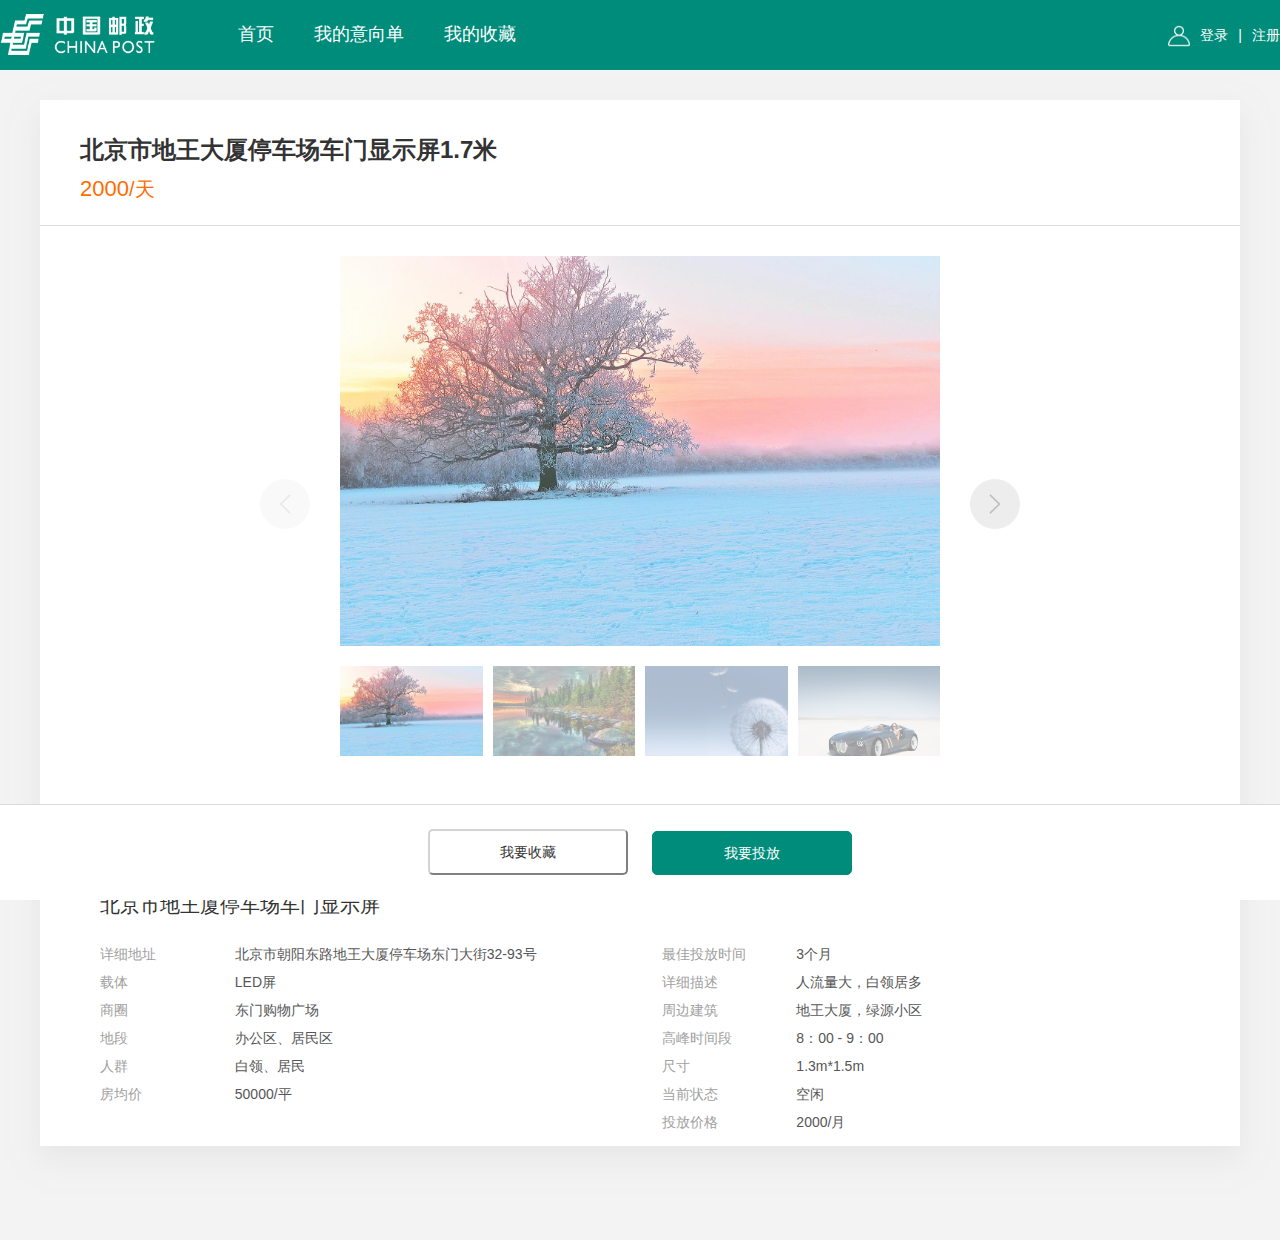
<file: pages/launch/index.html>
<!DOCTYPE html>
<html lang="en">

<head>
    <meta charset="UTF-8" />
    <meta name="viewport"
        content="width=device-width,height=device-height,initial-scale=1.0, minimum-scale=1.0, maximum-scale=1.0, user-scalable=no">
    <title>Document</title>
    <link rel="stylesheet" type="text/css" href="./../../css/common/bootstrap.css" />
    <link rel="stylesheet" type="text/css" href="./../../css/common/base.css" />
    <link rel="stylesheet" type="text/css" href="./index.css" />


    <link rel="stylesheet" href="./../../css/common/swiper-bundle.min.css">


    <script src="./../../js/common/jquery.min.js"></script>
    <script src="./../../js/common/bootstrap.js"></script>

    <script src="./../../js/common//swiper-bundle.min.js"></script>

</head>

<body>

    




    <div class="launch-container">
        <div class="full-screen nav nav-position">
            <nav class="navbar navbar-default center" role="navigation">
                <div class="navbar-header">
                    <button type="button" class="navbar-toggle" data-toggle="collapse"
                        data-target="#bs-example-navbar-collapse-1">
                        <span class="sr-only">Toggle navigation</span>
                        <span class="icon-bar"></span>
                        <span class="icon-bar"></span>
                        <span class="icon-bar"></span>
                    </button>
                    <!-- <button class="icon close">Close</button> -->
    
                    <div class="navbar-brand logo">
                        <img src="./../../image/logo.gif" />
                    </div>
    
    
                    <div class="navbar-brand">
                        <div class="log-in">
                            <ul>
                                <li>
                                    <img src="./../../image/user.png" />
                                </li>
                                <li class="odd">
                                    登录
                                </li>
                                <li>|</li>
                                <li class="odd">注册</li>
                            </ul>
                        </div>
                    </div>
    
                </div>
                <div class="collapse navbar-collapse" id="bs-example-navbar-collapse-1">
                    <!--嵌套下拉菜单-->
                    <ul class="nav navbar-nav">
                        <li>
                            <a href="#">
                                首页
                            </a></li>
                        <li><a href="#">我的意向单</a></li>
                        <li><a href="#">我的收藏</a></li>
    
                    </ul>
                </div>
            </nav>
        </div>
        
        <div class="launch-container-warp">
            <h1>北京市地王大厦停车场车门显示屏1.7米</h1>
            <p>2000<span>/天</span></p>
          

           
            <div class="scroll-wrap">
                <div class="swiper-container gallery-top">
                    <div class="swiper-wrapper">
                        <div class="swiper-slide" style="background-image:url(../../image/1.jpg)"></div>
                        <div class="swiper-slide" style="background-image:url(../../image/2.jpg)"></div>
                        <div class="swiper-slide" style="background-image:url(../../image/3.jpg)"></div>
                        <div class="swiper-slide" style="background-image:url(../../image/4.jpg)"></div>
                        <div class="swiper-slide" style="background-image:url(../../image/5.jpg)"></div>
                    </div>
                </div>
    
             
                <div class="swiper-button-next swiper-button-white"></div>
                <div class="swiper-button-prev swiper-button-white"></div>
    
    
                <div class="swiper-container gallery-thumbs">
                    <div class="swiper-wrapper">
                        <div class="swiper-slide" style="background-image:url(../../image/1.jpg)"></div>
                        <div class="swiper-slide" style="background-image:url(../../image/2.jpg)"></div>
                        <div class="swiper-slide" style="background-image:url(../../image/3.jpg)"></div>
                        <div class="swiper-slide" style="background-image:url(../../image/4.jpg)"></div>
                        <div class="swiper-slide" style="background-image:url(../../image/5.jpg)"></div>
                    </div>
                </div>
            </div>
            
            <div class="title-box">
                <h2>广告资源信息</h2>
                <h3>北京市地王厦停车场车门显示屏</h3>
                <div class="text-set clear">
                    <ul class="fl">
                        <li class="clear"><label>详细地址</label><p>北京市朝阳东路地王大厦停车场东门大街32-93号</p></li>
                        <li class="clear"><label>载体</label><p>LED屏</p></li>
                        <li class="clear"><label>商圈</label><p>东门购物广场</p></li>
                        <li class="clear"><label>地段</label><p>办公区、居民区</p></li>
                        <li class="clear"><label>人群</label><p>白领、居民</p></li>
                        <li class="clear"><label>房均价</label><p>50000/平</p></li>
                    </ul>
                    <ul class="fl">
                        <li class="clear"><label>最佳投放时间</label><p>3个月</p></li>
                        <li class="clear"><label>详细描述</label><p>人流量大，白领居多</p></li>
                        <li class="clear"><label>周边建筑</label><p>地王大厦，绿源小区</p></li>
                        <li class="clear"><label>高峰时间段</label><p>8：00 - 9：00</p></li>
                        <li class="clear"><label>尺寸</label><p>1.3m*1.5m</p></li>
                        <li class="clear"><label>当前状态</label><p>空闲</p></li>
                        <li class="clear"><label>投放价格</label><p>2000/月</p></li>
                    </ul>
                </div>
            </div>
        </div>
        

        <!-- <div class="launch-foot">
            <div class="foot-btn">我要收藏</div>
            <div class="foot-btn btn-active">我要投放</div>
        </div> -->

        <div class="launch-foot">
            <button type="button" class="foot-btn btn-default">我要收藏</button>
            <!-- <div class="foot-btn">返回</div> -->
            <!-- <div class="foot-btn btn-active">确认</div> -->

            <button type="button" class="foot-btn btn-activ btn btn-success affirm">我要投放</button> 


        </div>



    </div>




    
    <script>
        var galleryThumbs = new Swiper('.gallery-thumbs', {
            spaceBetween: 10,
            slidesPerView: 4,
            freeMode: true,
            watchSlidesVisibility: true,
            watchSlidesProgress: true,
        });
        var galleryTop = new Swiper('.gallery-top', {
            spaceBetween: 10,
            navigation: {
                nextEl: '.swiper-button-next',
                prevEl: '.swiper-button-prev',
            },
            thumbs: {
                swiper: galleryThumbs
            }
        });
    </script>

</body>

</html>
</file>
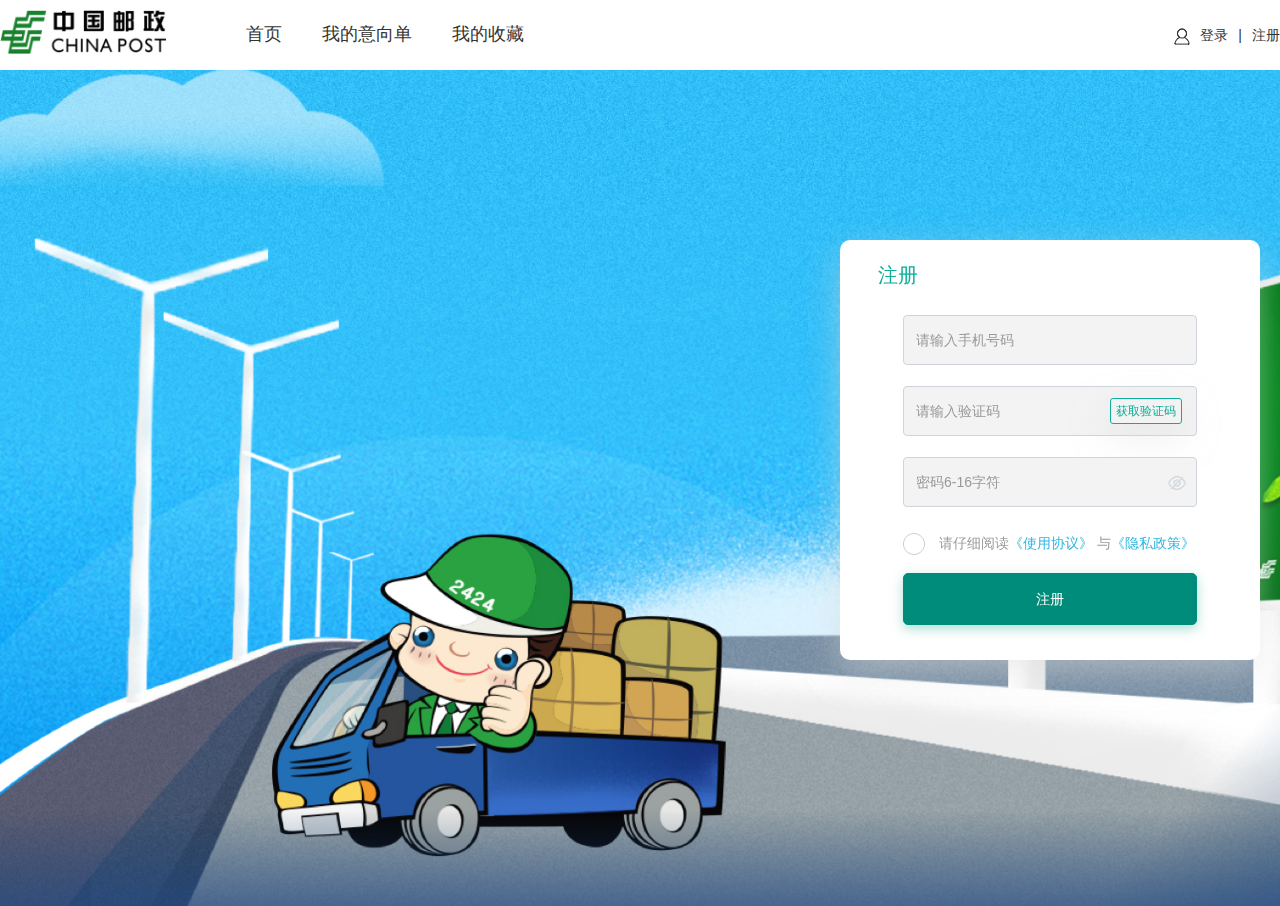
<file: pages/register/index.html>
<!DOCTYPE html>
<html lang="en">

<head>
    <meta charset="UTF-8" />
    <meta name="viewport" content="width=device-width,height=device-height,initial-scale=1.0, minimum-scale=1.0, maximum-scale=1.0, user-scalable=no">
    <title>Document</title>
    <link rel="stylesheet" type="text/css" href="./../../css/common/bootstrap.css" />
    <link rel="stylesheet" type="text/css" href="./../../css/common/base.css" />
    <link rel="stylesheet" type="text/css" href="./index.css" />
     <script src="./../../js/common/jquery.min.js"></script>
    <script src="./../../js/common/bootstrap.js"></script>
    <script src="./../../js/common/bootstrap.js"></script>
    <script src="./index.js"></script>
</head>

<body>
    
    <div class="full-screen nav">
        <nav class="navbar navbar-default center" role="navigation">
            <div class="navbar-header">
                <button type="button" class="navbar-toggle" data-toggle="collapse"
                    data-target="#bs-example-navbar-collapse-1">
                    <span class="sr-only">Toggle navigation</span>
                    <span class="icon-bar"></span>
                    <span class="icon-bar"></span>
                    <span class="icon-bar"></span>
                </button>
                <!-- <button class="icon close">Close</button> -->

                <div class="navbar-brand logo">
                    <img src="./../../image/Bitmap.png" />
                </div>


                <div class="navbar-brand">
                    <div class="log-in">
                        <ul>
                            <li>
                                <img src="./../../image/Group.png" />
                            </li>
                            <li class="odd">
                                登录
                            </li>
                            <li>|</li>
                            <li class="odd">注册</li>
                        </ul>
                    </div>
                </div>

            </div>
            <div class="collapse navbar-collapse" id="bs-example-navbar-collapse-1">
                <!--嵌套下拉菜单-->
                <ul class="nav navbar-nav">
                    <li class="active">
                        <a href="#">
                            首页
                        </a></li>
                    <li><a href="#">我的意向单</a></li>
                    <li><a href="#">我的收藏</a></li>
                    
                </ul>
            </div>
        </nav>
    </div>

    <div class="back">
 
    </div>
   <div class="content">
       <div  class="form">
                <div class='title'>
                    注册
                </div>
                <dl>
                    <dd>
                        <ul>
                            <!-- <li>手机号</li> -->
                            <li>
                                <input   type="text"  class="form-control"   placeholder="请输入手机号码">
                            </li>
                        </ul>
                    </dd>

                    <dd>
                        <ul>
                            <!-- <li>验证码</li> -->
                            <li>
                                <input  type="text"  class="form-control"   placeholder="请输入验证码">
                                <div class='auth'>
                                      获取验证码
                                </div>
                            </li>
                        </ul>
                    </dd>

                    <dd>
                        <ul>
                            <!-- <li>密码</li> -->
                            <li>
                                <input id="password"  type="password"  class="form-control"   placeholder="密码6-16字符">
                                <div class='eye'>
                                    <img status='0' src="../../image/closeEye.png">
                              </div>
                          </li>
                          
                        </ul>
                    </dd>


                    <dd class="odd">
                       <input type="checkbox">  请仔细阅读<span>《使用协议》 </span> 与<span>《隐私政策》</span>
                    </dd>
              
                    <dt>
                        <button type="button" class="btn btn-success">注册</button> 
                        <!-- <div>
                            注册
                        </div> -->
                    </dt>
                    <!-- <dd>
                        <div class="register-log-in ">
                            <div class="left-box">新用户注册</div>
                            <div class="right-box">忘记密码?</div>
                        </div>
                        
                    </dd> -->
                </dl>
                
       </div>
       
       
   </div>




<!-- 
    <form class="form-horizontal">
        <div class="form-group">
          <label for="inputEmail3" class="col-sm-2 control-label">手机号码</label>
          <div class="col-sm-10">
            <input type="email" class="form-control" id="inputEmail3" placeholder="请输入手机号码">
          </div>
        </div>
        <div class="form-group">
            <label for="inputEmail3" class="col-sm-2 control-label">验证码</label>
            <div class="col-sm-10">
              <input type="email" class="form-control" id="inputEmail3" placeholder="请输入验证码">
            </div>
          </div>
        <div class="form-group">
          <label for="inputPassword3" class="col-sm-2 control-label">Password</label>
          <div class="col-sm-10">
            <input type="password" class="form-control" id="inputPassword3" placeholder="Password">
          </div>
        </div>
        <div class="form-group">
          <div class="col-sm-offset-2 col-sm-10">
            <div class="checkbox">
              <label>
                <input type="checkbox"> Remember me
              </label>
            </div>
          </div>
        </div>
        <div class="form-group">
          <div class="col-sm-offset-2 col-sm-10">
            <button type="submit" class="btn btn-default">Sign in</button>
          </div>
        </div>
      </form>
 -->




  
   
   
</body>

</html>
</file>
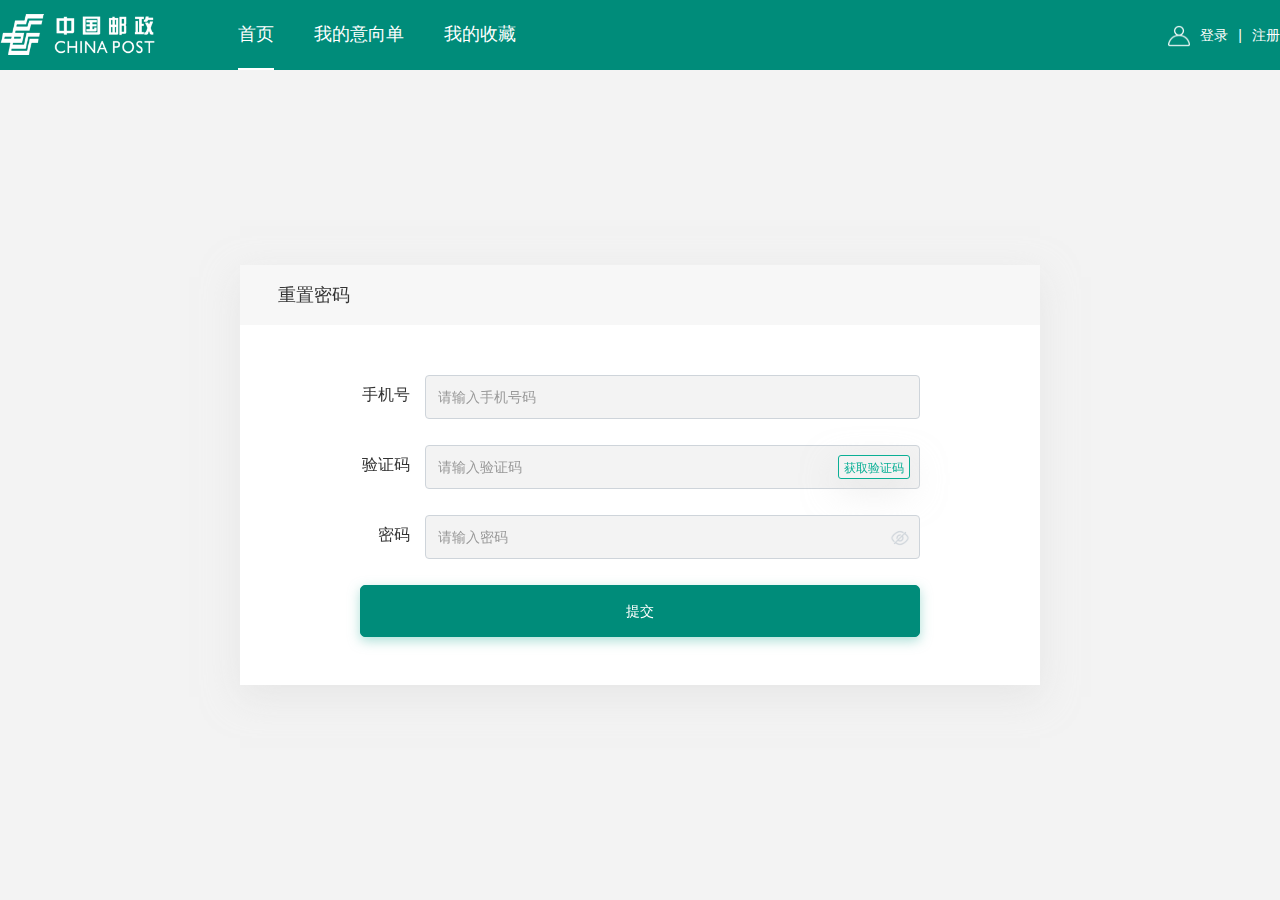
<file: pages/resetPassword/index.html>
<!DOCTYPE html>
<html lang="en">

<head>
    <meta charset="UTF-8" />
    <meta name="viewport" content="width=device-width,height=device-height,initial-scale=1.0, minimum-scale=1.0, maximum-scale=1.0, user-scalable=no">
    <title>Document</title>
    <link rel="stylesheet" type="text/css" href="./../../css/common/bootstrap.css" />
    <link rel="stylesheet" type="text/css" href="./../../css/common/base.css" />
    <link rel="stylesheet" type="text/css" href="./index.css" />
     <script src="./../../js/common/jquery.min.js"></script>
    <script src="./../../js/common/bootstrap.js"></script>
    <script src="./../../js/common/bootstrap.js"></script>
    <script src="./index.js"></script>
</head>

<body>
    
    <div class="full-screen nav">
        <nav class="navbar navbar-default center" role="navigation">
            <div class="navbar-header">
                <button type="button" class="navbar-toggle" data-toggle="collapse"
                    data-target="#bs-example-navbar-collapse-1">
                    <span class="sr-only">Toggle navigation</span>
                    <span class="icon-bar"></span>
                    <span class="icon-bar"></span>
                    <span class="icon-bar"></span>
                </button>
                <!-- <button class="icon close">Close</button> -->

                <div class="navbar-brand logo">
                    <img src="./../../image/logo.gif" />
                </div>


                <div class="navbar-brand">
                    <div class="log-in">
                        <ul>
                            <li>
                                <img src="./../../image/user.png" />
                            </li>
                            <li class="odd">
                                登录
                            </li>
                            <li>|</li>
                            <li class="odd">注册</li>
                        </ul>
                    </div>
                </div>

            </div>
            <div class="collapse navbar-collapse" id="bs-example-navbar-collapse-1">
                <!--嵌套下拉菜单-->
                <ul class="nav navbar-nav">
                    <li class="active">
                        <a href="#">
                            首页
                        </a></li>
                    <li><a href="#">我的意向单</a></li>
                    <li><a href="#">我的收藏</a></li>
                    
                </ul>
            </div>
        </nav>
    </div>

   <div class="content">
       <div  class="form">
                <div class='title'>
                    重置密码
                </div>
                <dl>
                    <dd>
                        <ul>
                            <li>手机号</li>
                            <li>
                                <input   type="text"  class="form-control"   placeholder="请输入手机号码">
                            </li>
                        </ul>
                    </dd>
                    <dd>
                        <ul>
                            <li>验证码</li>
                            <li>
                                <input  type="text"  class="form-control"   placeholder="请输入验证码">
                                <div class='auth'>
                                      获取验证码
                                </div>
                            </li>
                        </ul>
                    </dd>
                    <dd>
                        <ul>
                            <li>密码</li>
                            <li>
                                <input id="password"  type="password"  class="form-control"   placeholder="请输入密码">
                                <div class='eye'>
                                    <img status='0' src="../../image/closeEye.png">
                              </div>
                          </li>
                          
                        </ul>
                    </dd>
                    <dt>
                        <button type="button" class="btn btn-success">提交</button> 
                       
                    </dt>
                </dl>
                
       </div>
       
       
   </div>




<!-- 
    <form class="form-horizontal">
        <div class="form-group">
          <label for="inputEmail3" class="col-sm-2 control-label">手机号码</label>
          <div class="col-sm-10">
            <input type="email" class="form-control" id="inputEmail3" placeholder="请输入手机号码">
          </div>
        </div>
        <div class="form-group">
            <label for="inputEmail3" class="col-sm-2 control-label">验证码</label>
            <div class="col-sm-10">
              <input type="email" class="form-control" id="inputEmail3" placeholder="请输入验证码">
            </div>
          </div>
        <div class="form-group">
          <label for="inputPassword3" class="col-sm-2 control-label">Password</label>
          <div class="col-sm-10">
            <input type="password" class="form-control" id="inputPassword3" placeholder="Password">
          </div>
        </div>
        <div class="form-group">
          <div class="col-sm-offset-2 col-sm-10">
            <div class="checkbox">
              <label>
                <input type="checkbox"> Remember me
              </label>
            </div>
          </div>
        </div>
        <div class="form-group">
          <div class="col-sm-offset-2 col-sm-10">
            <button type="submit" class="btn btn-default">Sign in</button>
          </div>
        </div>
      </form>
 -->




  
   
   
</body>

</html>
</file>
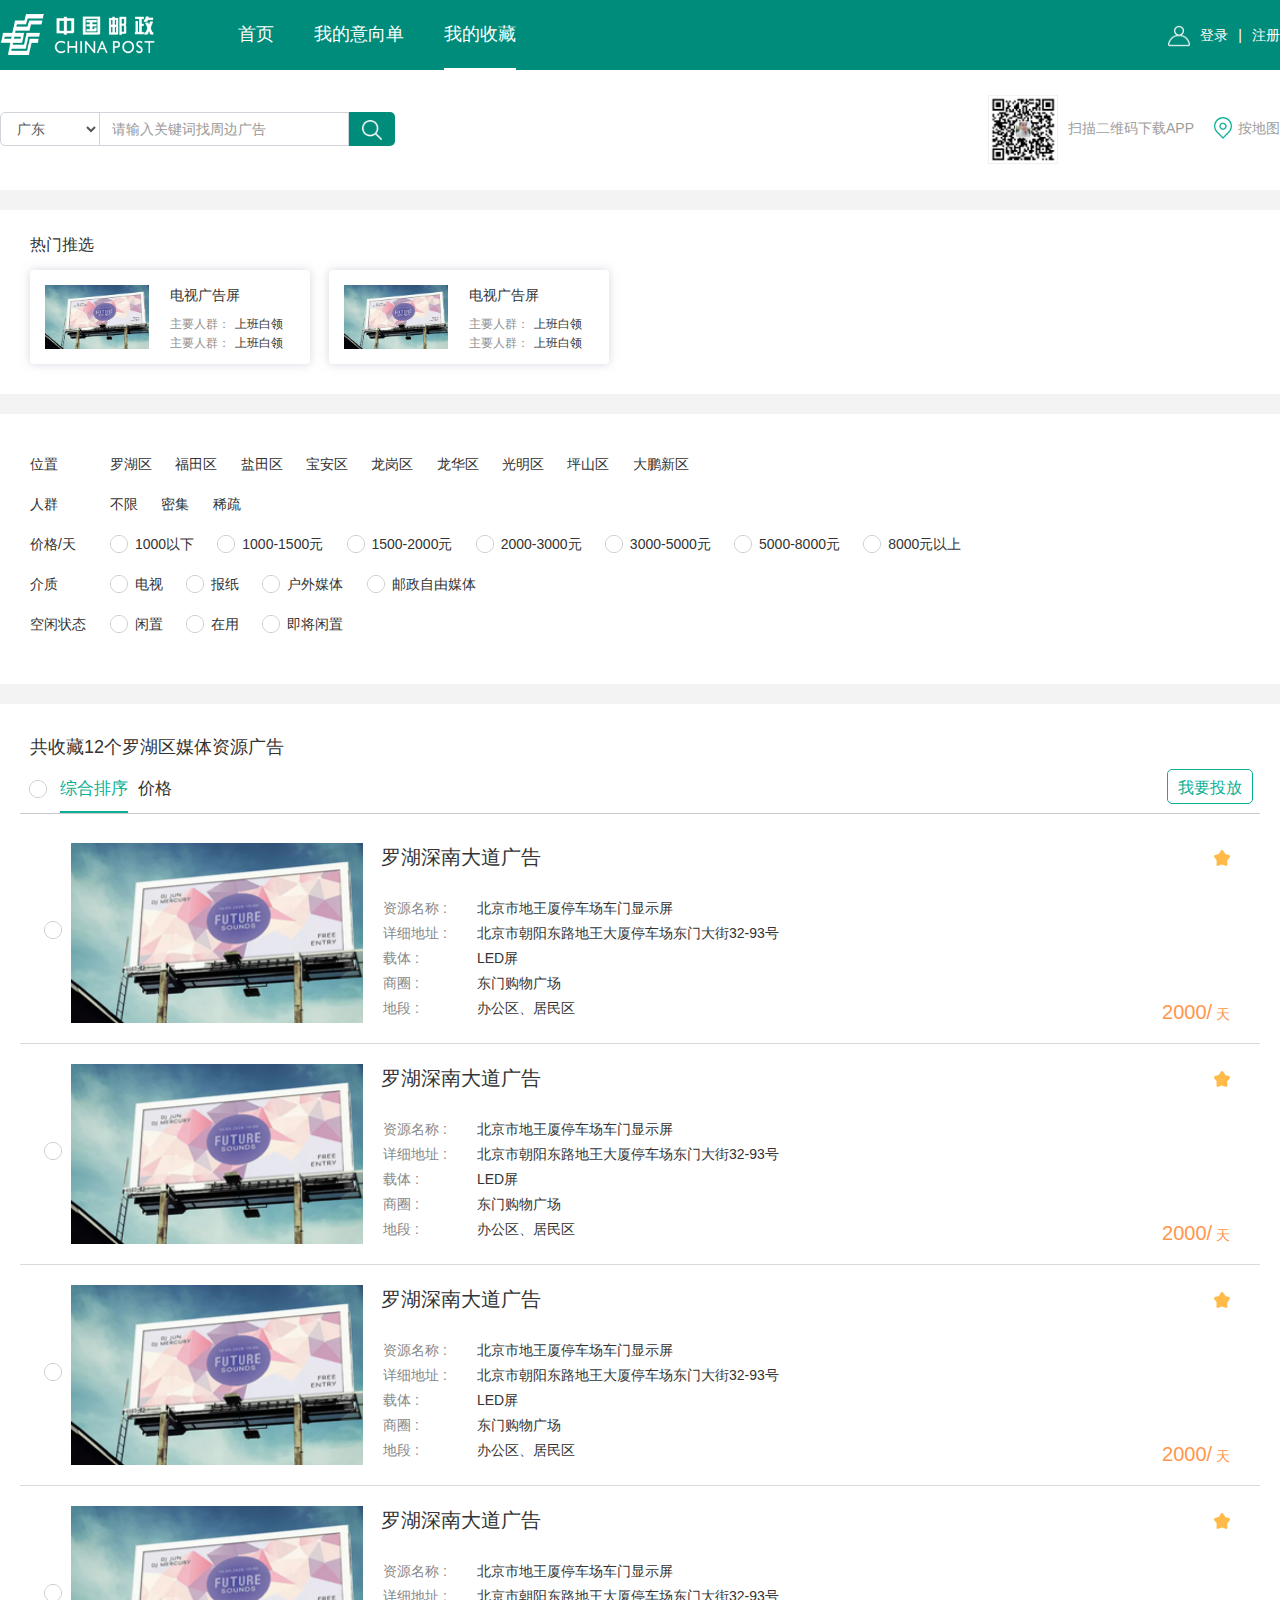
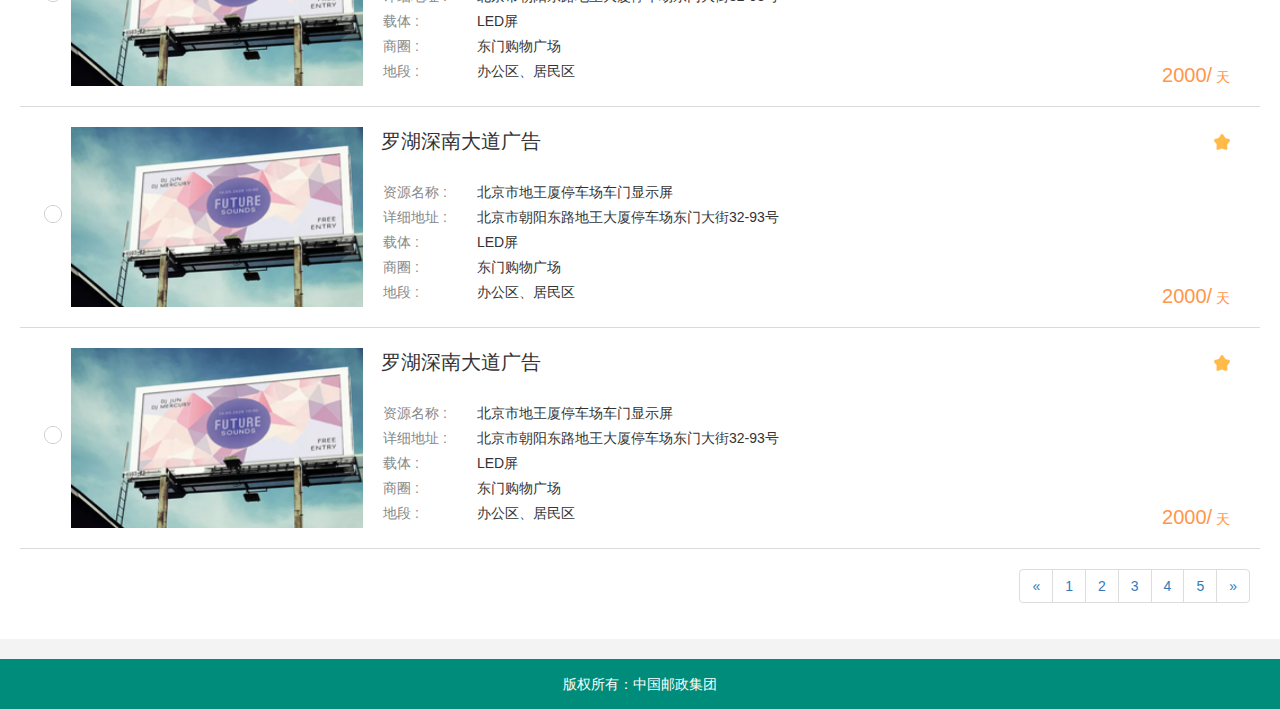
<file: pages/search/index.html>
<!DOCTYPE html>
<html lang="en">

<head>
    <meta charset="UTF-8" />
    <meta name="viewport" content="width=device-width, initial-scale=1.0" />
    <title>Document</title>
    <link rel="stylesheet" type="text/css" href="./../../css/common/bootstrap.css" />
    <link rel="stylesheet" type="text/css" href="./../../css/common/base.css" />
    <link rel="stylesheet" type="text/css" href="./index.css" />
    <script src="./../../js/common/jquery.min.js"></script>
    <script src="./../../js/common/bootstrap.js"></script>
    <script src="./../../js/common/rem.js"></script>
</head>

<body>
    <div class="full-screen nav">
        <nav class="navbar navbar-default center" role="navigation">
            <div class="navbar-header">
                <button type="button" class="navbar-toggle" data-toggle="collapse"
                    data-target="#bs-example-navbar-collapse-1">
                    <span class="sr-only">Toggle navigation</span>
                    <span class="icon-bar"></span>
                    <span class="icon-bar"></span>
                    <span class="icon-bar"></span>
                </button>
                <!-- <button class="icon close">Close</button> -->

                <div class="navbar-brand logo">
                    <img src="./../../image/logo.gif" />
                </div>


                <div class="navbar-brand">
                    <div class="log-in">
                        <ul>
                            <li>
                                <img src="./../../image/user.png" />
                            </li>
                            <li class="odd">
                                登录
                            </li>
                            <li>|</li>
                            <li class="odd">注册</li>
                        </ul>
                    </div>
                </div>

            </div>
            <div class="collapse navbar-collapse" id="bs-example-navbar-collapse-1">
                <!--嵌套下拉菜单-->
                <ul class="nav navbar-nav">
                    <li>
                        <a href="#">
                            首页
                        </a></li>
                    <li><a href="#">我的意向单</a></li>
                    <li class="active"><a href="#">我的收藏</a></li>


                </ul>


            </div>
        </nav>
    </div>



    <div class="full-screen top">
        <div class="center search">
            <div class="left-box">
                <div class="form-group address">
                    <select class="form-control" id="exampleFormControlSelect1">
                        <option>
                            广东
                        </option>
                        <option>
                            广西
                        </option>
                        <option>
                            贵州
                        </option>
                        <option>
                            上海
                        </option>
                    </select>
                </div>
                <div class="custom-file search-box">
                    <input type="email" placeholder="请输入关键词找周边广告" class="form-control search-input"
                        id="exampleInputEmail1" aria-describedby="emailHelp" />
                </div>
                <button type="button" class="btn button">
                    <img src="../../image/search.png" />
                </button>
                <!-- <div class="medium">
                    媒介
                    <svg width="1em" height="1em" viewBox="0 0 16 16" class="bi bi-chevron-down" fill="currentColor"
                        xmlns="http://www.w3.org/2000/svg">
                        <path fill-rule="evenodd"
                            d="M1.646 4.646a.5.5 0 0 1 .708 0L8 10.293l5.646-5.647a.5.5 0 0 1 .708.708l-6 6a.5.5 0 0 1-.708 0l-6-6a.5.5 0 0 1 0-.708z" />
                    </svg>
                </div>
                <div class="district">
                    片区
                    <svg width="1em" height="1em" viewBox="0 0 16 16" class="bi bi-chevron-down" fill="currentColor"
                        xmlns="http://www.w3.org/2000/svg">
                        <path fill-rule="evenodd"
                            d="M1.646 4.646a.5.5 0 0 1 .708 0L8 10.293l5.646-5.647a.5.5 0 0 1 .708.708l-6 6a.5.5 0 0 1-.708 0l-6-6a.5.5 0 0 1 0-.708z" />
                    </svg>
                </div> -->
            </div>
            <div class="right-box">
                <div class="qr-code">
                    <img src="../../image/qr-code.png" />
                </div>
                <div class="scan">
                    扫描二维码下载APP
                </div>
                <!-- <div class="list">
                    <img src="../../image/list.png" />
                </div> -->
                <!-- <div class="list-text">
                    列表
                </div> -->
                <div class="collect">
                    <img src="../../image/Group 12 Copy.png" />
                </div>
                <div class="collect-text">
                    按地图
                </div>
            </div>
        </div>
    </div>


    <div class="popular-elected center">
        <h3>
            热门推选
        </h3>
        <ul>
            <li>
                <dl>
                    <dd>
                        <img src="../../image/ad.png">
                    </dd>
                    <dd>
                        <div class="elect-title">
                            电视广告屏
                        </div>
                        <div class="info">
                            <span>主要人群：</span>
                            <span>上班白领</span>
                        </div>
                        <div class="info">
                            <span>主要人群：</span>
                            <span>上班白领</span>
                        </div>
                    </dd>
                </dl>
            </li>
            <li>
                <dl>
                    <dd>
                        <img src="../../image/ad.png">
                    </dd>
                    <dd>
                        <div class="elect-title">
                            电视广告屏
                        </div>
                        <div class="info">
                            <span>主要人群：</span>
                            <span>上班白领</span>
                        </div>
                        <div class="info">
                            <span>主要人群：</span>
                            <span>上班白领</span>
                        </div>
                    </dd>
                </dl>
            </li>



        </ul>
    </div>
    <div class="search-option center">
        <ul>
            <li>
                <dl>
                    <dt>位置</dt>
                    <div class="dd-box">
                        <dd>罗湖区</dd>
                        <dd>福田区</dd>
                        <dd>盐田区</dd>
                        <dd>宝安区</dd>
                        <dd>龙岗区</dd>
                        <dd>龙华区</dd>
                        <dd>光明区</dd>
                        <dd>坪山区</dd>
                        <dd>大鹏新区</dd>
                    </div>
                </dl>
            </li>
            <li>
                <dl>
                    <dt>人群</dt>
                    <div class="dd-box">
                        <dd>不限</dd>
                        <dd>密集</dd>
                        <dd>稀疏</dd>
                    </div>

                </dl>
            </li>
            <li>
                <dl>
                    <dt>价格/天</dt>
                    <div class="dd-box">
                        <dd>
                            <input class="form-check-input" type="checkbox" value="" id="defaultCheck1" />
                            1000以下
                        </dd>
                        <dd>
                            <input class="form-check-input" type="checkbox" value="" id="defaultCheck1" />
                            1000-1500元
                        </dd>
                        <dd>
                            <input class="form-check-input" type="checkbox" value="" id="defaultCheck1" />
                            1500-2000元
                        </dd>
                        <dd>
                            <input class="form-check-input" type="checkbox" value="" id="defaultCheck1" />
                            2000-3000元
                        </dd>
                        <dd>
                            <input class="form-check-input" type="checkbox" value="" id="defaultCheck1" />
                            3000-5000元
                        </dd>
                        <dd>
                            <input class="form-check-input" type="checkbox" value="" id="defaultCheck1" />
                            5000-8000元
                        </dd>
                        <dd>
                            <input class="form-check-input" type="checkbox" value="" id="defaultCheck1" />
                            8000元以上
                        </dd>
                    </div>

                </dl>
            </li>
            <li>
                <dl>
                    <dt>介质</dt>
                    <div class="dd-box">
                        <dd>
                            <input class="form-check-input" type="checkbox" value="" id="defaultCheck1" />
                            电视
                        </dd>
                        <dd>
                            <input class="form-check-input" type="checkbox" value="" id="defaultCheck1" />
                            报纸
                        </dd>
                        <dd>
                            <input class="form-check-input" type="checkbox" value="" id="defaultCheck1" />
                            户外媒体
                        </dd>
                        <dd>
                            <input class="form-check-input" type="checkbox" value="" id="defaultCheck1" />
                            邮政自由媒体
                        </dd>
                    </div>
                </dl>
            </li>
            <li>
                <dl>
                    <dt>空闲状态</dt>
                    <div class="dd-box">
                        <dd>
                            <input class="form-check-input" type="checkbox" value="" id="defaultCheck1" />
                            闲置
                        </dd>
                        <dd>
                            <input class="form-check-input" type="checkbox" value="" id="defaultCheck1" />
                            在用
                        </dd>
                        <dd>
                            <input class="form-check-input" type="checkbox" value="" id="defaultCheck1" />
                            即将闲置
                        </dd>
                    </div>
                </dl>
            </li>

        </ul>

    </div>











    <div class="center list-box">
        <h2>
            共收藏12个罗湖区媒体资源广告
        </h2>
        <div class="map ">

            <!-- <div class="left-box">
                <img src="./../../image/map.png" />
            </div> -->
            <!-- <div class="right-box"> -->
            <dl>
                <dt>
                    <div class="left-box">

                        <div class="form-check">
                            <input class="form-check-input" type="checkbox" value="" id="defaultCheck1" />
                        </div>
                        <ul>
                            <li class="active">综合排序</li>
                            <li>价格</li>
                        </ul>


                    </div>
                    <div class="right-box">
                        <div class="put-in">
                            我要投放
                        </div>
                    </div>
                </dt>

                <dd>
                    <div class="form-check">
                        <input class="form-check-input" type="checkbox" value="" id="defaultCheck1" />
                    </div>
                    <div class="advertising">
                        <img src="./../../image/ad.png" />
                    </div>
                    <div class="info">
                        <div class="title">
                            罗湖深南大道广告
                        </div>
                        <div class="collect">
                            <img src="./../../image/collect.png" />
                        </div>
                        <div class="occupation">

                            <dl class="nth-child">
                                <dt>资源名称 : </dt>
                                <dd>北京市地王厦停车场车门显示屏</dd>
                            </dl>
                            <dl>
                                <dt>详细地址 : </dt>
                                <dd>北京市朝阳东路地王大厦停车场东门大街32-93号</dd>
                            </dl>
                            <dl>
                                <dt>载体 : </dt>
                                <dd> LED屏</dd>
                            </dl>
                            <dl>
                                <dt>商圈 : </dt>
                                <dd>东门购物广场</dd>
                            </dl>
                            <dl>
                                <dt>地段 : </dt>
                                <dd> 办公区、居民区</dd>
                            </dl>

                        </div>
                        <div class="price-box">
                            <span class="price">2000/</span>
                            <span>天</span>
                        </div>
                    </div>
                </dd>
                <dd>
                    <div class="form-check">
                        <input class="form-check-input" type="checkbox" value="" id="defaultCheck1" />
                    </div>
                    <div class="advertising">
                        <img src="./../../image/ad.png" />
                    </div>
                    <div class="info">
                        <div class="title">
                            罗湖深南大道广告
                        </div>
                        <div class="collect">
                            <img src="./../../image/collect.png" />
                        </div>
                        <div class="occupation">

                            <dl class="nth-child">
                                <dt>资源名称 : </dt>
                                <dd>北京市地王厦停车场车门显示屏</dd>
                            </dl>
                            <dl>
                                <dt>详细地址 : </dt>
                                <dd>北京市朝阳东路地王大厦停车场东门大街32-93号</dd>
                            </dl>
                            <dl>
                                <dt>载体 : </dt>
                                <dd> LED屏</dd>
                            </dl>
                            <dl>
                                <dt>商圈 : </dt>
                                <dd>东门购物广场</dd>
                            </dl>
                            <dl>
                                <dt>地段 : </dt>
                                <dd> 办公区、居民区</dd>
                            </dl>

                        </div>
                        <div class="price-box">
                            <span class="price">2000/</span>
                            <span>天</span>
                        </div>
                    </div>
                </dd>
                <dd>
                    <div class="form-check">
                        <input class="form-check-input" type="checkbox" value="" id="defaultCheck1" />
                    </div>
                    <div class="advertising">
                        <img src="./../../image/ad.png" />
                    </div>
                    <div class="info">
                        <div class="title">
                            罗湖深南大道广告
                        </div>
                        <div class="collect">
                            <img src="./../../image/collect.png" />
                        </div>
                        <div class="occupation">

                            <dl class="nth-child">
                                <dt>资源名称 : </dt>
                                <dd>北京市地王厦停车场车门显示屏</dd>
                            </dl>
                            <dl>
                                <dt>详细地址 : </dt>
                                <dd>北京市朝阳东路地王大厦停车场东门大街32-93号</dd>
                            </dl>
                            <dl>
                                <dt>载体 : </dt>
                                <dd> LED屏</dd>
                            </dl>
                            <dl>
                                <dt>商圈 : </dt>
                                <dd>东门购物广场</dd>
                            </dl>
                            <dl>
                                <dt>地段 : </dt>
                                <dd> 办公区、居民区</dd>
                            </dl>

                        </div>
                        <div class="price-box">
                            <span class="price">2000/</span>
                            <span>天</span>
                        </div>
                    </div>
                </dd>
                <dd>
                    <div class="form-check">
                        <input class="form-check-input" type="checkbox" value="" id="defaultCheck1" />
                    </div>
                    <div class="advertising">
                        <img src="./../../image/ad.png" />
                    </div>
                    <div class="info">
                        <div class="title">
                            罗湖深南大道广告
                        </div>
                        <div class="collect">
                            <img src="./../../image/collect.png" />
                        </div>
                        <div class="occupation">

                            <dl class="nth-child">
                                <dt>资源名称 : </dt>
                                <dd>北京市地王厦停车场车门显示屏</dd>
                            </dl>
                            <dl>
                                <dt>详细地址 : </dt>
                                <dd>北京市朝阳东路地王大厦停车场东门大街32-93号</dd>
                            </dl>
                            <dl>
                                <dt>载体 : </dt>
                                <dd> LED屏</dd>
                            </dl>
                            <dl>
                                <dt>商圈 : </dt>
                                <dd>东门购物广场</dd>
                            </dl>
                            <dl>
                                <dt>地段 : </dt>
                                <dd> 办公区、居民区</dd>
                            </dl>

                        </div>
                        <div class="price-box">
                            <span class="price">2000/</span>
                            <span>天</span>
                        </div>
                    </div>
                </dd>
                <dd>
                    <div class="form-check">
                        <input class="form-check-input" type="checkbox" value="" id="defaultCheck1" />
                    </div>
                    <div class="advertising">
                        <img src="./../../image/ad.png" />
                    </div>
                    <div class="info">
                        <div class="title">
                            罗湖深南大道广告
                        </div>
                        <div class="collect">
                            <img src="./../../image/collect.png" />
                        </div>
                        <div class="occupation">

                            <dl class="nth-child">
                                <dt>资源名称 : </dt>
                                <dd>北京市地王厦停车场车门显示屏</dd>
                            </dl>
                            <dl>
                                <dt>详细地址 : </dt>
                                <dd>北京市朝阳东路地王大厦停车场东门大街32-93号</dd>
                            </dl>
                            <dl>
                                <dt>载体 : </dt>
                                <dd> LED屏</dd>
                            </dl>
                            <dl>
                                <dt>商圈 : </dt>
                                <dd>东门购物广场</dd>
                            </dl>
                            <dl>
                                <dt>地段 : </dt>
                                <dd> 办公区、居民区</dd>
                            </dl>

                        </div>
                        <div class="price-box">
                            <span class="price">2000/</span>
                            <span>天</span>
                        </div>
                    </div>
                </dd>
                <dd>
                    <div class="form-check">
                        <input class="form-check-input" type="checkbox" value="" id="defaultCheck1" />
                    </div>
                    <div class="advertising">
                        <img src="./../../image/ad.png" />
                    </div>
                    <div class="info">
                        <div class="title">
                            罗湖深南大道广告
                        </div>
                        <div class="collect">
                            <img src="./../../image/collect.png" />
                        </div>
                        <div class="occupation">

                            <dl class="nth-child">
                                <dt>资源名称 : </dt>
                                <dd>北京市地王厦停车场车门显示屏</dd>
                            </dl>
                            <dl>
                                <dt>详细地址 : </dt>
                                <dd>北京市朝阳东路地王大厦停车场东门大街32-93号</dd>
                            </dl>
                            <dl>
                                <dt>载体 : </dt>
                                <dd> LED屏</dd>
                            </dl>
                            <dl>
                                <dt>商圈 : </dt>
                                <dd>东门购物广场</dd>
                            </dl>
                            <dl>
                                <dt>地段 : </dt>
                                <dd> 办公区、居民区</dd>
                            </dl>

                        </div>
                        <div class="price-box">
                            <span class="price">2000/</span>
                            <span>天</span>
                        </div>
                    </div>
                </dd>



            </dl>
        </div>
        <nav class="paging" aria-label="Page navigation ">
            <ul class="pagination">
                <li>
                    <a href="#" aria-label="Previous">
                        <span aria-hidden="true">&laquo;</span>
                    </a>
                </li>
                <li><a href="#">1</a></li>
                <li><a href="#">2</a></li>
                <li><a href="#">3</a></li>
                <li><a href="#">4</a></li>
                <li><a href="#">5</a></li>
                <li>
                    <a href="#" aria-label="Next">
                        <span aria-hidden="true">&raquo;</span>
                    </a>
                </li>
            </ul>
        </nav>
    </div>

    <div class="footing">
        版权所有：中国邮政集团
    </div>
</body>

</html>
</file>
<file: css/common/base.css>
li {
    list-style: none;
}

input {
    background: none;
    outline: none;
    border: 1px solid #ccc;
}

input:focus {
    border: none;
}

dd,
dt {
    font-size: 18px;
    font-weight: 400;
}

.form-control,
.form-control:focus {
    /* border: none !important; */

    box-shadow: none !important;
    border: 1px solid #ced4da !important;
}

/* 复选框 */
/* input[type="checkbox"] {
    -webkit-appearance: none;  
    border: 1px solid #627BF6;
    vertical-align: middle;
    width: 18px;
    height: 18px;
    float: left;
    margin-top: 0;
    margin-right: 0 !important;
    border-radius: 0;
} */
/* input[type="checkbox"]:checked {
  
    background: #627BF6 url(../images/xz@2x.png) ;   
    background-size: contain;
} */

input[type='checkbox'] {
    outline: none;
    -webkit-appearance: none;
    -webkit-appearance: none;
    width: 22px;
    height: 22px;
    display: inline-block;
    text-align: center;
    vertical-align: middle;
    -webkit-appearance: none;
    line-height: 18px;
    margin-right: 10px;
    position: relative;
    border-radius: 50%;
    border: 1px solid #C8C8C8;
    cursor: pointer;

   
}

/* input[type='checkbox']::after {
    content : "";
    width : 200%;
    height : 200%;
    position : absolute;
    top : 0;
    left : 0;
    border : 1px solid #888;
    -webkit-transform : scale(0.5);
            transform : scale(0.5);
    -webkit-transform-origin : 0 0;
            transform-origin : 0 0;
    box-sizing: border-box;
    border-radius: 50%;
} */


input[type='checkbox']::before {
    content: '';
    position: absolute;
    top: 0;
    left: 0;
    background: white;
    width: 100%;
    height: 100%;
    /* border: 1px solid #ccc; */
    border-radius: 50%;

    /* transform-origin: 0 0;
    transform: scale(0.5); */

}

input[type='checkbox']:checked::before {
    content: '\2713';
    background-color: #008c7a;
    position: absolute;
    top: -1px;
    left: -1px;
    width: 110%;
    height: 110%;
    border: 1px solid #008c7a;
    /* border-radius:4px; */
    color: white;
    font-size: 16px;
    font-weight: bold;
    border-radius: 50%;
    z-index: 3;
  

}

input[type='checkbox']:focus,
input[type='checkbox']:active:focus{  
 outline: none;   
 box-shadow:none;
}



.full-screen {
    width: 100%;
}

.center {
    max-width: 1280px;
    width: 100%;
    height: auto;
    margin: 0 auto;
}

.content {
    /* box-sizing: border-box; */
    /* margin-top: 70px; */
    /* position: absolute; */
    /* top: 70px; */
    /* z-index: 1;
    top: 0; */
}


.nav {
    background: #008c7a;
    min-height: 70px;
    /* height: 70px; */
    /* position: absolute;
    z-index: 4;
    top: 0; */
}

.navbar {
    background: #008c7a;
    position: absolute;
    z-index: 4;
    top: 0;
    left: 50%;
    transform: translateX(-50%);
}

.nav .log-in ul {
    color: white;
    display: flex;
    /* margin-top: 10px; */
}

.nav .log-in ul li {
    height: auto;
    line-height: 70px;
    /* margin: 0 10px; */
    margin-left: 10px;
}

.nav .log-in ul li img {
    width: 22px;
}

.nav .log-in ul li.odd {
    cursor: pointer;
}

.nav .log-in {
    position: absolute;
    right: 0px;
    top: 0px;
    font-size: 14px;
}

/* 覆盖 bootstrap 样式*/
.navbar-default .navbar-collapse,
.navbar-default .navbar-form {
    /* height: 70px; */
    background: #008c7a;
}





.btn-default{
    border-color: #d4d4d4;
    outline: none;    
}

.btn-default:active{

}


 
.btn-default:focus, .btn-default.focus{
    border-color: #d4d4d4;
    background-color:white;

}
/* 按下去 */
.btn-default:active:hover, .btn-default.active:hover, .open > .dropdown-toggle.btn-default:hover, .btn-default:active:focus, .btn-default.active:focus, .open > .dropdown-toggle.btn-default:focus, .btn-default:active.focus, .btn-default.active.focus, .open > .dropdown-toggle.btn-default.focus{
    background-color:rgba(223, 223, 223, 0.856);
    border-color:rgba(233, 233, 233, 0.856);
}
.btn-default:active, .btn-default.active, .open > .dropdown-toggle.btn-default{
    border-color: #d4d4d4;
    background-color:white;
}
.btn-default:active:hover, .btn-default.active:hover, .open > .dropdown-toggle.btn-default:hover, .btn-default:active:focus, .btn-default.active:focus, .open > .dropdown-toggle.btn-default:focus, .btn-default:active.focus, .btn-default.active.focus, .open > .dropdown-toggle.btn-default.focus{
    color: #333;
    /* background-color:red ;
    border-color: red !important; */
    background-color:white;
    border-color:rgba(233, 233, 233, 0.856);
}
.btn-default:hover{
    background-color:rgba(243, 243, 243, 0.966);
    border-color:rgba(216, 216, 216, 0.966);

}



.btn-success{
 
    background-color:#008c7a;
    border-color: #008c7a;
}




/*失去焦点*/
.btn-success:focus, .btn-success.focus{
    background-color:#008c7a  ;
    border-color: #008c7a   ;
}
.btn-success:hover{
    background-color:#056e60  ;
    border-color:#056e60  ;
}
/* 按下去 */
.btn-success:active:hover, .btn-success.active:hover, .open > .dropdown-toggle.btn-success:hover, .btn-success:active:focus, .btn-success.active:focus, .open > .dropdown-toggle.btn-success:focus, .btn-success:active.focus, .btn-success.active.focus, .open > .dropdown-toggle.btn-success.focus{
    background-color:#025c50  ;
    border-color:#025c50  ;
}

.navbar-header {
    height: 70px;
    background: #008c7a;
}

.logo {

    height: 60px;
    width: auto;
    /* clear: both; */
    padding: 0;
    padding-top: 10px;
}

.logo img {
    height: 50px;
}

.navbar-default .navbar-toggle {
    background: hsla(172, 82%, 22%, 0.516);
    border: hsla(172, 53%, 71%, 0.92) 1px solid;
}

.navbar-default .navbar-toggle:hover {
    background: hsla(172, 85%, 20%, 0.502);
}

.navbar-default .navbar-toggle:hover,
.navbar-default .navbar-toggle:focus {
    background: hsla(172, 85%, 20%, 0.502);
}

.navbar-default .navbar-toggle .icon-bar {
    color: hsla(172, 53%, 71%, 0.92);
}

.navbar-default .navbar-toggle .icon-bar {
    background-color: hsla(172, 53%, 71%, 0.92);
}

.navbar-default .navbar-nav>.active>a,
.navbar-default .navbar-nav>li>a,
.navbar-default .navbar-nav>li>a:hover,
.navbar-default .navbar-nav>.active>a:hover,
.navbar-default .navbar-nav>.active>a:focus {
    color: white !important;
    background-color: #008c7a !important;
    font-size: 18px;
    padding: 0;
    margin: 0 0px;
    /* background: #008c7a !important;
    border-color: #008c7a !important; */

}

.navbar-default .navbar-nav>li {
    height: 70px;
    line-height: 70px;
    margin: 0 20px;
}

.navbar-default .navbar-nav>li:nth-child(1) {
    margin-left: 50px;
    background: #008c7a ;
     /* border :none; */
}

.navbar-default .navbar-nav>li>a {
    height: 68px;
    line-height: 68px;
}

.navbar-default .navbar-nav>.active {
    border :none;
    background: #008c7a ;
    border-color: #008c7a  ; 
    border: none;
    border-bottom: 2px solid white;

}

.navbar-default .navbar-collapse,
.navbar-default,
.navbar-default .navbar-form {
    background: #008c7a !important;
    border-color: #008c7a !important;
    border: none;
}

.btn:focus,.btn:active:focus,
.btn.active:focus,.btn.focus,
.btn:active.focus,.btn.active.focus {  
 outline: none;   
 border-color: transparent;   
 box-shadow:none;
}

.paging{
    height: 70px;
    width: 100%;
}
  .pagination{
    float: right;
}
.footing{
    height: 100%;
    background:#008c7a !important ;
    height: 50px;
    line-height: 50px;
    text-align: center;
    color: white;
}


.big{
    font-size: 18px;
}
.middle{
    font-size: 14px; 
}
.small{
    font-size: 12px;
}
@media screen and (max-width: 768px) {
    .nav .log-in {

        right: 80px;


    }

    .navbar-default .navbar-nav>.active {
        margin: 0 20px;
    }

    .navbar-default .navbar-nav>li:nth-child(1) {
        margin: 0 20px;
    }

    .navbar-default .navbar-nav>li {
        margin: 0 20px;
    }

}



.launch-foot {
    position: fixed;
    bottom: 0px;
    left: 0px;
    width: 100%;
    height: 96px;
    background: #fff;
    border-top: 1px solid #dadada;
    text-align: center;
    padding-top: 24px;
    z-index: 99;
}



.launch-foot > .foot-btn {
    display: inline-block;
    width: 150px;
    border-radius: 5px;
    /* border: 1px solid #0aaf95; */
    /* background: #fff; */
    /* color: #0aaf95; */
    margin: 0 10px;
    line-height: 40px;
    width: 200px ;
    cursor: pointer;
}
.launch-foot   .affirm{
    line-height: 30px;
}
</file>
<file: index.css>
* {
    margin: 0;
    padding: 0;
}
/* .nav {
    background: #008c7a;
    height: 70px;
} */

 .left-box {
    float: left;
  
    display: flex;
}
/* .nav .left-box .logo {
    padding-top: 10px;
    height: 60px;
    width: auto;
    clear: both;
}
.nav .left-box .logo img{
    height: 50px;
}
.nav .left-box .menu {
    clear: both;
}
.nav .left-box .menu ul {
    list-style: none;
    display: flex;
    color: white;
    margin-left: 50px;
}

.nav .left-box ul li {
 
    margin: 0 15px;
    font-size: 18px;
    height: 70px;
    line-height: 70px;
    cursor: pointer;
}s
.nav .left-box ul li.acitve {
    border-bottom: 3px solid white;
} */

  .right-box {
    float: right;
}
/* .nav .right-box ul {
    color: white;
    display: flex;
 
}
.nav .right-box ul li {
    height: 70px;
    line-height: 70px;
  
    margin-left: 10px;
}
.nav .right-box ul li img {
    width: 22px;
}
.nav .right-box ul li.odd {
    cursor: pointer;
} */
.search {
    height:100px;
    line-height: 100px;
    margin-top: 10px;
}
.search .left-box,
.search .right-box
{
    display: flex;
    
}

.search .left-box{
  padding-top:28px;
  height:68px;
}
.search .right-box{
    height: 80px;
    line-height: 80px;
    color: #9d9d9d;
}
.search .address {
    width: 100px;
}
.search .address  .form-control{
    border-radius:5px  0px 0px 5px;
}
.search .search-box {
    width: 250px;
    margin-left: -1px;
}


.form-control {
  display: block;
  width: 100%;
  height:34px;
  padding:6px 12px;
  font-size:14px;
  line-height: 2px;
  color: #333333;
  background-color:#FFFFFF;

}
.search .button{
 background:#0AAF95;
 height:34px;
 border-radius:0px  5px 5px 0px;
}
.search .button img{
    height: 20px;
}
.search-input {
    border-radius:0px ;
   
}

.form-control{
    transition:none;
}

.search .medium{
    /* width: 100px; */
    margin-left: 60px;
    height: 36px;
    line-height: 36px;
}
.search .district svg,
.search .medium svg{
    color:#c7c7c7 ;
	margin-left: 10px;
}
.search .district{
    /* width: 100px; */
    margin-left: 10px;
    height: 36px;
    line-height: 36px;
    margin-left: 20px;
}

.search  .qr-code{
 
}
.search  .qr-code img{
  width: 70px;
}
.search  .scan{
    color: #9d9d9d;
    margin-left: 10px;
    /* margin-right: 30px; */
}
.search .list{
    margin-left: 20px;
}
.search .list img{
    width: 20px;
    margin-top: -5px;
}
.search  .list-text{
    margin-left: 6px;
}
.search .collect {
    margin-left: 20px;
}
.search .collect img{
    width: 18px;
    margin-top: -3px;
}
.search .collect-text{
   cursor: pointer;
    margin-left: 6px;
}
.map{
    display: flex;
    overflow:visible;
}
.map > .left-box{
   flex: 1;
  }
 .map   .left-box img{
      width: 100%;
      display: block;
  }  
.map  > .right-box{
     width: 430px;
}

.map  > .right-box > dl > dt{
    height: 60px;
    line-height: 60px;
    border-bottom: 1px #EAEAEA solid;
	border-top: 1px #EAEAEA solid;
    width: 100%;
    /* margin: 0 10px; */
}
.map  > .right-box  > dl > dt  .hotspot{
    text-indent: 10px;
}



.map .put-in{
    border: 1px solid #0AAF95;
    border-radius: 5px;
    padding:0px 10px;
    margin-top: 12px;
    color: #0AAF95 ;
    font-size: 14px;
    height: 35px;
    line-height: 35px;
    margin-right:7px;
    cursor: pointer;
}


.map  > .right-box >dl > dd{
  display: flex;
  margin-top: 20px;
  overflow:visible;
  height: auto;
  border-bottom: 1px #EAEAEA solid;
	padding-bottom: 8px;
	
}

.map  > .right-box >dl > dd .form-check{
    margin-top:34px;
	margin-right: 8px;
	margin-left: 16px;
}

.input[type='checkbox']
{
	
	outline: none;
    -webkit-appearance: none;
    -webkit-appearance: none;
    width: 20px;
    height: 20px;
    display: inline-block;
    text-align: center;
    vertical-align: middle;
    -webkit-appearance: none;
    line-height: 18px;
    margin-right: 10px;
    position: relative;
    border-radius: 50%;
    border: 1px solid #C8C8C8;
    cursor: pointer;
}
.map  > .right-box >dl > dd .advertising img{
  width: 120px;
}

.map  > .right-box >dl > dd .info{
    /* background: red; */
    height: 95px;
    flex: 1;
    position: relative;
	margin-left: 12px;
}
.map  > .right-box >dl > dd .info .title{
  position: absolute;
  left: 5px;

}
.map  > .right-box  >dl > dd .info .collect{
    position: absolute;
    right:  10px;
    top: -4px;
  }
  .map  > .right-box  >dl > dd .info .collect img{
      width: 16px;
  }

  .map  > .right-box  >dl > dd .info .occupation{
    position: absolute;
    left:  5px;
    top: 40px;
    width: 200px;
  }
  .map  > .right-box  >dl > dd .info .occupation dl{
      display: flex;
      font-size: 14px;
      margin: 0;
      padding: 0;
      height: 24px;
      line-height: 20px;
  }
  .map  > .right-box  >dl > dd .info .occupation dt{
   width: 42px;
   font-size: 14px;
   margin: 0;
   padding: 0;
   color: #888;
  }
  .map  > .right-box  >dl > dd .info .occupation   dd{
    font-size: 14px;
    flex: 1;
    margin: 0;
    padding: 0;
  }


  .map  > .right-box  >dl > dd .info    .price-box{
    position: absolute;
    right :  10px;
    bottom:11px;
    width: 200px; 
    color: #ff964b;
    text-align: right;
    /* background: red; */
    font-size: 14px;
  }
  .map  > .right-box  >dl > dd .info    .price-box .price{
    font-size: 20px;
  }

  @media screen and (max-width: 768px) {
    .search .medium{
        margin-left: 5%;
    }
    .search .district{
        margin-left: 2%;
    }
    .search .list{
        margin-left: 10px;
    }
    .search .qr-code{
        margin-left: 10px;
    } 
    .search .scan{
        width: 100px;
    }

}


  @media screen and (max-width: 900px) {
    .search .address{
        margin-left: 10px;
        width: 90px;
    }
    .search .search-box{
        width: 90px;
        
    }
    .search .left-box{
        width: 100%;
    }
    .search .right-box{
        margin: 10px 0;
        width: 100%;
    }
    .map{
        display: block !important;
        
    }
    .map > .left-box{
        width: 100%;
    }
    .map > .right-box{
        margin-top: 10px;
        width: 100%  !important;
    }

}
</file>
<file: pages/collect/index.css>
* {
    margin: 0;
    padding: 0;
}
/* .nav {
    background: #008c7a;
    height: 70px;
} */
body{
    background: rgba(243, 243, 243,1);
}
 .left-box {
    float: left;
  
    display: flex;
}
.top{
    font-size: 20px;
    height: 70px;
    background: white;
    line-height: 70px;
    font-weight: 500;
}

 .list-box h2{
    font-size: 18px;
    font-weight: 400;
    clear: both;
    width: 100%;
    height: 30px;
    line-height: 30px;
    padding: 0;
    margin: 0;
    text-indent: 10px;
    height: 50px;
    line-height: 50px;
    /* margin-top: 10px; */
}
.list-box{
    background: white;
    overflow: visible;
    padding: 20px;
    box-sizing: border-box;
    margin: 20px auto;
    width: 100%;
    padding-top: 0;
}

/* .nav .left-box .logo {
    padding-top: 10px;
    height: 60px;
    width: auto;
    clear: both;
}
.nav .left-box .logo img{
    height: 50px;
}
.nav .left-box .menu {
    clear: both;
}
.nav .left-box .menu ul {
    list-style: none;
    display: flex;
    color: white;
    margin-left: 50px;
}

.nav .left-box ul li {
 
    margin: 0 15px;
    font-size: 18px;
    height: 70px;
    line-height: 70px;
    cursor: pointer;
}s
.nav .left-box ul li.acitve {
    border-bottom: 3px solid white;
} */

  .right-box {
    float: right;
}
/* .nav .right-box ul {
    color: white;
    display: flex;
 
}
.nav .right-box ul li {
    height: 70px;
    line-height: 70px;
  
    margin-left: 10px;
}
.nav .right-box ul li img {
    width: 22px;
}
.nav .right-box ul li.odd {
    cursor: pointer;
} */

.search {
    height:100px;
    line-height: 100px;
    margin-top: 15px;
}
.search .left-box,
.search .right-box
{
    display: flex;
    
}

.search .left-box{
  padding-top:32px;
  height:68px;
}
.search .right-box{
    height: 100px;
    line-height: 100px;
    color: #9d9d9d;
}
.search .address {
    width: 100px;
}
.search .address  .form-control{
    border-radius:5px  0px 0px 5px;
}
.search .search-box {
    width: 150px;
    margin-left: -1px;
}
.search .button{
 background: #008c7a;
 height:34px;
 border-radius:0px  5px 5px 0px;
}
.search .button img{
    height: 20px;
}
.search-input {
    border-radius:0px ;
   
}

.form-control{
    transition:none;
}

.search .medium{
    /* width: 100px; */
    margin-left: 50px;
    height: 36px;
    line-height: 36px;
}
.search .district svg,
.search .medium svg{
    color:#c7c7c7 ;
}
.search .district{
    /* width: 100px; */
    margin-left: 10px;
    height: 36px;
    line-height: 36px;
    margin-left: 20px;
}

.search  .qr-code{
 
}
.search  .qr-code img{
  width: 100px;
}
.search  .scan{
    color: #9d9d9d;
    margin-left: 10px;
    /* margin-right: 30px; */
}
.search .list{
    margin-left: 20px;
}
.search .list img{
    width: 20px;
    margin-top: -5px;
}
.search  .list-text{
    margin-left: 6px;
}
.search .collect {
    margin-left: 20px;
}
.search .collect img{
    width: 18px;
    margin-top: -3px;
}
.search .collect-text{
   cursor: pointer;
    margin-left: 6px;
}
.map{
    display: flex;
    overflow:visible;
    /* margin-top: 20px; */
}
.map > .left-box{
   flex: 1;
  }
 .map   .left-box img{
      width: 100%;
      display: block;
  }  
.map  > .right-box{
     width: 430px;
}

 .map > dl{
    clear: both;
    width: 100%;
    overflow: visible;
}
.map > dl > dt{
    height: 50px;
    line-height: 50px;
    border-bottom: 1px #008c7a solid;
    width: 100%;
      margin-top: 10px;
    /* margin: 0 10px; */
}
.map  > dl > dt  .hotspot{
    text-indent: 10px;
}

.map > dl > dt .form-check{
    margin-left:9px;
}

.map > dl > dt ul{
    display: flex;
}



.map > dl > dt ul li{
    height: 49px;
    line-height: 49px;
    margin-left: 10px;
    cursor: pointer;
    font-size: 17px;


   
}

.map > dl > dt ul li.active{
    border-bottom:2px solid  #008c7a ;
    color:#0AAF95 ;
}




.map .put-in{
    border: 1px solid #008c7a ;
    border-radius: 5px;
    padding:0px 10px;
    margin-top: 5px;
    color: #008c7a ;
    font-size: 16px;
    height: 35px;
    line-height: 35px;
    margin-right:7px;
    cursor: pointer;
}

.map >dl {
    width: 100%;
}

.map >dl > dd{
  display: flex;
  padding: 10px;
  overflow:visible;
  height: auto;
  border-bottom: 1px #ccc solid;
  clear: both;
}


.top{
    font-size: 18px;
    height: 50px;
    background: white;
    line-height: 50px;
    font-weight: 500;
    text-indent: 10px;
}


.list-box h2{
    padding-top: 8px;
} 



.map    >dl > dd .form-check{
    /* margin-top:34px; */
    height: 180px;
    position: relative;
    width: 25px;
    margin-right: 6px;
}


.map    >dl > dd .form-check  input{
    position: absolute;
    top: 50%;
    left: 50%;
    transform: translate(-50%,-50%);
}

.map >dl > dd .advertising img{
  /* width: 120px; */
  width: 292px;
  height: 180px;
}

.map    >dl > dd .info{
    /* background: red; */
    height: 180px;
    flex: 1;
    position: relative;
}
.map    >dl > dd .info .title{
  position: absolute;
  left: 10px;
  font-size: 24px;
}


.collect{
    font-size: 24px;
    height: 70px; 
}

.map     >dl > dd .info .collect{
    position: absolute;
    right:  10px;
    top: -4px;
    font-size: 24px;
 
  }
  .map     >dl > dd .info .collect img{
      width: 16px;
  }

  .map    >dl > dd .info .occupation{
    position: absolute;
    left:  10px;
    bottom: 0px;
    width: auto;
  }
  .map    >dl > dd .info .occupation dl{
      display: flex;
      font-size: 14px;
      margin: 0;
      padding: 0;
      height: 25px;
      line-height: 25px;
  }
  .map    >dl > dd .info .occupation dt{
   width: 70px;
   font-size: 14px;
   margin: 0;
   padding: 0;
   color: #888;
   margin-right: 4px;
  }
  .map   >dl > dd .info .occupation   dd{
    font-size: 14px;
    flex: 1;
    margin: 0;
    padding:0;
    
  }


  .map  >dl > dd .info    .price-box{
    position: absolute;
    right :  10px;
    bottom:-4px;
    width: 200px; 
    color: #ff964b;
    text-align: right;
    /* background: red; */
    font-size: 14px;
  }
  .map  >dl > dd .info    .price-box .price{
    font-size: 20px;
  }


  

  @media screen and (max-width: 768px) {
    .map    >dl > dd .info .occupation dl{
      
        height: 20px;
        line-height: 20px;
    }
    .map   >dl > dd .info .occupation   dd{
        font-size: 14px;
        flex: 1;
        margin: 0;
        padding: 0;
        
      }
    .list-box{
        /* background: white;
        overflow: visible; */
         padding: 0px; 
        /* box-sizing: border-box;
        margin: 10px auto; */
    }
    .search .medium{
        margin-left: 5%;
    }
    .search .district{
        margin-left: 2%;
    }
    .search .list{
        margin-left: 10px;
    }
    .search .qr-code{
        margin-left: 10px;
    } 
    .search .scan{
        width: 100px;
    }
    .map >dl > dd .advertising{
        width: 1.5rem;
        height:1.5rem;
    }
    .map >dl > dd{
        padding: 6px;
    }
    .map    >dl > dd .form-check{
        /* margin-top:34px; */
        height:1.4rem;
    }
    .map >dl > dd .advertising img{
        /* width: 120px; */
        width: 1.5rem;
        height:1.4rem;
      }

      .map >dl > dd .info{
          height: 1.4rem;
      }

      .map .occupation dl:nth-child(1){
          display: none !important;
      }
      .map   .occupation dl:nth-child(2){
        display: none !important;
      }

      .map  .occupation dl:nth-child(4){
        display: none !important;
      }
      .map >dl > dd .info .occupation dt{
          width: 41px;
      }

}


  @media screen and (max-width: 900px) {
    .search .address{
        margin-left: 10px;
        width: 90px;
    }
    .search .search-box{
        width: 90px;
        
    }
    .search .left-box{
        width: 100%;
    }
    .search .right-box{
        margin: 10px 0;
        width: 100%;
    }
    .map{
        display: block !important;
        
    }
    .map > .left-box{
        width: 100%;
    }
    .map > .right-box{
        margin-top: 10px;
        width: 100%  !important;
    }

}
</file>
<file: pages/collection/index.css>
body{
    background: white;
}
.content{
     height: 272px;
     background: #F3F3F3;
}
 .left-box{
    float: left;

 }
 .right-box{
  float:right;
  
 }
 .back-view-box{
    height: auto;
 }
 .center  .right-box{
    height: auto;
   }
.center  .right-box{
    display: flex;
 
}  

.center  .left-box{
    margin-top: 90px;
	margin-left: 100px;
 }

 .back{
        font-size: 14px;
        background: #FFFFFF;
        border: 1px solid #0AAF95;
        border-radius: 5px; 
        width: 200px;
        height: 40px;
        text-align: center;
        line-height: 40px;
        margin-top: 116px;
 }
 .center  .left-box img{
     height: 90px;
     margin-right: 30px;
 }
 .center  .left-box {
     font-size: 26px;
 }

 .view{
    font-size: 14px;
    width: 200px;
    height: 40px;
    background: #0AAF95;
    box-shadow: 0 4px 12px 0 rgba(93,193,177,0.50);
    height: 40px;
    text-align: center;
    line-height: 40px;
    border-radius: 5px;   
    color: white;
    margin-left: 20px;
    
    margin-top: 116px;

 }


@media screen and (max-width: 768px) {

       .map >dl > dd{
        display: flex;
         padding: 0px; 
        overflow:visible;
        height: auto;
        border-bottom: 1px #DADADA solid;
        clear: both;
      }

    .content  dl{
        width: 90%;
    }
    .center  .left-box img{
        height: 10rem;
        margin-right: 30px;
    }
    .content{
         padding:0 10px;
    }

    .left-box{
        width: 100%;
        float: none;
        text-align: center;
        margin-top: 0;
    
     }
     .right-box{
        width: auto;
        float: none;
        text-align: center;
        margin: 0 auto;
        display:flex;
           justify-content:center;
     }
     .center .left-box{
        margin-top: 0;
        padding-top: 80px;
        margin-left: 0px;
     }

     
  

     .center .left-box img{
        margin-top: 0;
     }
     .right-box .back{
         display: inline-block;
     }
     .right-box  .view{
     }
     .content{
        height: 472px;
        background: #F3F3F3;
   }
    

}



.content  dl dd ul li .form-control{
    background: #F3F3F3;
    /* border: none; */
}
</file>
<file: pages/contentFill/index.css>
* {
    margin: 0;
    padding: 0;
}
/* .nav {
    background: #008c7a;
    height: 70px;
} */

 

body {
    background: rgba(243, 243, 243, 1);
}
.left-box {
    float: left;

    display: flex;
}
.top {
    font-size: 20px;
    height: 70px;
    background: white;
    line-height: 70px;
    font-weight: 500;
    box-shadow: 0 8px 16px 0 rgba(212,212,212,0.50);
}

.top .collect {
    font-size: 24px;
}

.list-box {
    height: auto;
    overflow: visible;
    background: white;
    width: 100%;
    padding: 30px 80px;
    margin-bottom: 120px;
    box-sizing: border-box;
    margin-top: 30px;
}
.list-box dl {
    height: auto;
    overflow: visible;
}

.list-box dl dt {
    font-size: 24px;
    color: #333333;
    letter-spacing: 0;
    height: 50px;
    line-height: 50px;
    padding-top: 10px;
    margin-bottom: 10px;
}
.list-box dl dd {
    height: auto;
    overflow: visible;
}
.list-box dl dd ul {
    display: flex;
    height: auto;
    min-width: 50px;
    line-height: 50px;
    margin-top: 20px;
}
.list-box dl dd ul li:nth-child(1) {
    width: 150px;
    font-size: 16px;
}

.list-box dl dd textarea {
    height: 225px;
    background: rgb(243, 243, 243);
    margin-top: 20px;
}

.list-box dl dd ul li:nth-child(2) {
    flex: 1;
}
.list-box dl dd ul li span {
    color: red;
}
.list-box dl dd ul li input {
    background: rgb(243, 243, 243);
}
.list-box dl dd ul li .form-control {
    height: 48px;
    line-height: 48px;
}
.list-box dl dd ul.odd {
    display: block;
}
.list-box dl dd ul.odd li {
    height: 142px;
    width: 142px;
    margin: 0 10px;
    position: relative;
    flex: none;
    background: rgb(240, 240, 240);
    float: left;
}

.list-box dl dd ul.odd {
    /* overflow-x: hidden;
     overflow-y: auto; */
    height: 142px;
    /* width: 142px;  */
}
.list-box dl dd ul.odd li img {
    height: 142px;
    width: 142px;
}
.list-box dl dd ul.odd li .back {
}

.list-box dl dd ul.odd ._close {
    position: absolute;
    right: 0;
    top: 0;
    margin-top: -25px;
    margin-right: -15px;
    cursor: pointer;
}
.list-box dl dd ul.odd ._close img {
    width: 30px;
    height: 30px;
}

.btn-active {
    border: 1px solid #0aaf95 !important;
    background: #0aaf95 !important;
    color: #fff !important;
    background: #0aaf95;
    box-shadow: 0 4px 12px 0 rgba(93, 193, 177, 0.5);
    border-radius: 5px;
    
}


@media screen and (max-width: 768px) {
    .list-box dl dd ul li:nth-child(1) {
        width: 110px;
    }
    .list-box {
        padding: 10px;
    }

    .top .collect {
        text-indent: 10px;
    }

    .list-box dl dd ul.odd li {
        height: 1.5rem;
        width: 1.5rem;
    }

    .list-box dl dd ul.odd {
        /* overflow-x: hidden;
         overflow-y: auto; */
        height: 1.5rem;

        /* width: 142px;  */
    }
    .list-box dl dd ul.odd li img {
        height: 1.5rem;
        width: 1.5rem;
    }
    .list-box dl dd ul.odd li .back {
    }

    .map > dl > dd .info .occupation dl {
        height: 20px;
        line-height: 20px;
    }
    .map > dl > dd .info .occupation dd {
        font-size: 14px;
        flex: 1;
        margin: 0;
        padding: 0;
    }

    .search .medium {
        margin-left: 5%;
    }
    .search .district {
        margin-left: 2%;
    }
    .search .list {
        margin-left: 10px;
    }
    .search .qr-code {
        margin-left: 10px;
    }
    .search .scan {
        width: 100px;
    }
    .map > dl > dd .advertising {
        width: 1.5rem;
        height: 1.5rem;
    }
    .map > dl > dd {
        padding: 6px;
    }
    .map > dl > dd .form-check {
        /* margin-top:34px; */
        height: 1.4rem;
    }
    .map > dl > dd .advertising img {
        /* width: 120px; */
        width: 1.5rem;
        height: 1.4rem;
    }

    .map > dl > dd .info {
        height: 1.4rem;
    }

    .map .occupation dl:nth-child(1) {
        display: none !important;
    }
    .map .occupation dl:nth-child(2) {
        display: none !important;
    }

    .map .occupation dl:nth-child(4) {
        display: none !important;
    }
    .map > dl > dd .info .occupation dt {
        width: 41px;
    }
}

@media screen and (max-width: 900px) {
}
</file>
<file: pages/errorPage/index.css>
* {
    margin: 0;
    padding: 0;
}
 .center{

 }

 .content img{
     display: block;
     margin: 0 auto;
     margin-top: 50px;
 }

 .content  .btn{
      margin: 0 auto;
      display: block;
      margin-top: 40px;
      width: 168px; 
      height: 40px;
 }


  @media screen and (max-width: 768px) {
   
}


  @media screen and (max-width: 900px) {
   
}
</file>
<file: pages/IntentionSingle/index.css>
html, body, .Intention-single {
    width: 100%;
    background: #f3f3f3;
}
.Intention-single-full {
    width: 100%;
    background: #FFFFFF;
    box-shadow: 0 8px 16px 0 rgba(212,212,212,0.50);
}
.Intention-single-wrap {
    width: 1280px;
    margin: 0 auto;
    height: 70px;
    line-height: 70px;
    font-size: 24px;
    color: #333333;
    letter-spacing: 0;
    margin-bottom: 30px;
    
}
.Intention-single-container {
    margin: 0 auto;
    width: 1200px;
    
}
.Intention-single-container .from-box {
    background: #fff;
    padding: 0 30px;
    overflow: hidden;
} 

.Intention-single-container .table-box {
    /* height: 606px; */
}
.w {
    width: 100%;
}
.row-h {
    line-height: 40px;
    font-size: 14px;
    color: #333333;
    margin-top: 30px;
}
.form-control1 {
    display: block;
    height: 34px;
    padding: 6px 12px;
    font-size: 14px;
    line-height: 1.42857143;
    color: #555;
    background-color: #fff;
    background-image: none;
    border: 1px solid #ccc;
    border-radius: 4px;
    -webkit-box-shadow: inset 0 1px 1px rgba(0, 0, 0, .075);
    box-shadow: inset 0 1px 1px rgba(0, 0, 0, .075);
    -webkit-transition: border-color ease-in-out .15s, -webkit-box-shadow ease-in-out .15s;
    -o-transition: border-color ease-in-out .15s, box-shadow ease-in-out .15s;
    transition: border-color ease-in-out .15s, box-shadow ease-in-out .15s;
    margin-top: 3px ;
}
label {
    margin-bottom: 0 !important;
}
.btn-set{
    margin: 30px 0;
    height:40px ;
}
.btn-set > .btn-default {
    width: 125px;
    height: 40px;
    margin-right: 20px;
    line-height: 30px;
    color: #008C7A;
    background-color: #fff;
    border: 1px solid #008C7A;

}

.clear:after {
    content: '';
    clear: both;
    display: brlock;
}
.fr{
    float:right;
}


.table-box{
    margin-top: 20px;
}

.table-header-box{
    width: 100%;
}

.table-header-box table{
    width: 100%;
    height: 40px;
    background-color: white;
}
.table-header-box table th{
    height: 40px;
    line-height: 40px;
    text-align: left;
    font-weight: bold;
    padding: 0 12px;
}

.table-body-box table{
    width: 100%;
}

.table-body-box table td,tr{
    border-collapse: collapse;
}


.table-body-box table tr:nth-child(2n){
    background-color: #F5F7F6;
}
.table-body-box table tr:nth-child(2n+1){
    background-color: white;
}

.table-body-box table td{
    height: 40px;
    padding: 0 12px;
    color: #9C9C9C;
}
.my-btn{
    width: 64px;
    height: 26px;
    text-align: center;
    line-height: 24px;
    border-radius: 4px;
    outline: none;
    background-color: white;
}

.btn-blue{
    color: #3CBAFF;
    border: 1px solid #3CBAFF;
    color: #3CBAFF;
}

.btn-blue:hover,.btn-gray:hover{
    background-color: #F3F3F3;
}

.btn-gray{
    color: #666;
    border: 1px solid #BEBEBE;
    margin-left: 12px;
}

.table-pagnation-box{
    display: flex;
    align-items: center;
    justify-content: center;
}

.total-page{
    margin-left: 10px;
}
.pagination > li > a, .pagination > li > span {
    color: #008C7A;
}

.arrow-down{
    display: none;
    width: 13px;
    height: 8px;
    padding: 5px;
    margin: 20px auto;
    background-image: url(./../../image/arrow_down.png);
    background-size: 13px 8px;
    transform: rotate(.5turn);
}   

.arrow-down.on{
    transform: rotate(0);
}

@media only screen and (max-width: 750px){
    .arrow-down{
        display: block;
    }
    
    .Intention-single{
        overflow: hidden;
    }
    .Intention-single-wrap{
        width: 100%;
        padding: 0 12px;
    }

    .last-row-h, .more-condition{
        display: none;
    }

    .Intention-single-container{
        max-width: 100%;
    }

    .Intention-single-container .from-box{
        padding: 0;
    }

    .row{
        margin: 0;
        padding: 0 12px;
    }
    .row-h{
        margin-top: 0;
    }

    .form-control1{
        margin-top: 0;
    }
    .col-md-4{
        padding-left: 0;
        
    }

    .btn-set{
        display: flex;
        justify-content: space-between;
        padding: 0 12px;
    }
    .btn-primary, .btn-default {
        width: 100px !important;
        height: 30px !important;
    }

    .btn-set button{
        margin: 0 !important;
        padding: 0 !important;
    }

    .table-box{
        overflow-x: auto;
    }

    .table-box .table-header-box, .table-box .table-body-box{
        width: 1110px;
    }
}
.btn-set > .btn-primary {
    color: #fff;
    width: 125px ;
    height: 40px;
    background-color: #008C7A;
    border-color: #008C7A;
}
.btn-set > .btn-primary:active {
    background-color: #008C7A;
    border-color: #008C7A;
}
.btn-set > .btn-default:active {
    background-color: #fff;
    color: #008C7A;
    border: 1px solid #008C7A;
}
</file>
<file: pages/launch/index.css>
html, body {
    width: 100%;
    height: 100%;
}
.nav-position {
    position: absolute;
    top: 0px;
    left: 0px;
}
 

.btn-active {
    border: 1px solid #0aaf95 !important;
    background: #0aaf95 !important;
    color: #fff !important;
    
}
.launch-container{
    width: 100%;
    /* height: 100%; */
    height: 1240px;
    padding-top: 100px;
    background: #f3f3f3;
    padding-bottom: 130px;
    /* position: relative; */
}

.swiper-wrapper{padding-top: 10px;}
.launch-container-warp {
    width: 1200px;
    background: #fff;
    margin: 0 auto;
    position: relative;
	box-shadow: 0 12px 24px 0 rgba(220,220,220,0.50);
  
}
.launch-container-warp > h1 {
    padding-top: 30px;
    line-height: 40px;
    padding-left: 40px;
    font-size: 24px;
    font-weight: bolder;
    margin: 0 !important;
	padding-bottom: 2px;
}
.launch-container-warp > p {
    margin: 0 !important;
    color: #ff6c03;
    font-size: 22px;
    line-height: 34px;
    padding-left: 40px;
    padding-bottom: 19px;
    border-bottom: 1px solid #dadada;
}
.launch-container-warp .rotation-chart {
    margin: 20px  0 0 0 ;
    width: 100%;
}
.visual-chart{
    width: 716px;
    height: 415px;
    margin: 0 auto;
    overflow: hidden;
    position: relative;
} 
.visual-chart .show-img {
    width: 3580px;
    position: absolute;
    height: 100%;
    top: 0;
    left: 0;
}
.visual-chart img {
    float: left;
    width: 716px;
    height: 100%;
}
.buttons {
    width: 716px;
    margin: 15px auto 0 auto;
    display: flex;
    justify-content: space-between;

}
.buttons> span{
    /* display: inline-block; */
    
    width: 131px;
    height: 80px;
    cursor: pointer;
}

.buttons> span > img{
    width: 100%;
    height: 100%;
    display: block;
}
.left-btn {
    width: 45px;
    height: 45px;
    left: 13%;
    top: 36%;
    cursor: pointer;
}
.right-btn {
    transform:rotate(180deg);
    width: 45px;
    height: 45px;
    right: 13%;
    top: 36%;
    cursor: pointer;
}
.left-btn > img, .right-btn > img {
    width: 100%;
    height: 100%;
}




.launch-container-warp .title-box {
    margin: 0 60px;
}
.launch-container-warp .title-box > h2 {
    margin: 33px 0 10px 0 !important;
    font-size: 24px;
    line-height: 60px;
    font-weight: 400;
    padding-bottom: 10px;
    border-bottom: 1px solid #dadada;
}
.launch-container-warp .title-box > h3 {
    margin:10px 0 10 0   !important;
    font-size: 20px;
    line-height: 50px;
    font-weight:400;
}
.launch-container-warp .title-box > .text-set {
    width: 100%;
    overflow: hidden;
    
}
.launch-container-warp .title-box > .text-set > ul {
    width: 48%;
    padding:  0 !important;
}
.launch-container-warp .title-box > .text-set > ul:first-child {
    margin-right: 4%;
}
.launch-container-warp .title-box > .text-set > ul > li {
    line-height: 28px;
    font-size: 14px;
}
.launch-container-warp .title-box > .text-set > ul > li > label{
    float: left;
    width: 26%;
    color: #a1a1a1;
    margin: 0 !important;
    font-weight: normal !important;
}
.launch-container-warp .title-box > .text-set > ul > li > p {
    float: left;
    width: 70%;
    color: #565656;
    margin: 0 !important;
}
.launch-container-warp > p > span {
    font-size: 20px;
}
.clear:after {
    content: '';
    clear: both;
    display: brlock;
}
.fl {
    float: left;
}
.pa{
    position: absolute;
}
.pr{
    position: relative;
}

.gallery-top{
    max-width: 600px;
    height: 400px;
}
.gallery-thumbs{
    height: 100px;
    max-width: 600px;
    margin-top: 10px;
}

.gallery-thumbs .swiper-slide{
    opacity: .4 !important;
}
.gallery-thumbs .swiper-slide-thumb-active{
    opacity: 1 !important;
}

.swiper-slide{
    background-size: cover;
    background-position: center;
}

.swiper-button-next.swiper-button-white, .swiper-button-prev.swiper-button-white{
    color: currentColor;
    width: 50px;
    height: 50px;
}

.scroll-wrap{
    max-width: 780px;
    position: relative;
    margin: 20px auto 0 auto;
}
.swiper-button-next:after, .swiper-button-prev:after {
    content: '' !important;
    display: block;
    width: 50px;
    height: 50px;
    
}

.swiper-button-next:after {
    background: url('../../image/Group8Copy.png') no-repeat center;
    background-size: 100% auto;
}
.swiper-button-prev:after {
    background: url('../../image/Group7Copy.png') no-repeat center;
    background-size: 100% auto;
}
@media screen and (max-width: 768px) {
    .launch-container-warp {
        width: 100%;
        height: 100%;
        background: #fff;
        margin: 0 auto;
        position: relative;
      
    }

    .swiper-button-next,.swiper-button-prev{
        top: 140px !important;
    }
    .launch-container-warp > h1 {
        padding-top: 2%;
        line-height: 30px;
        padding-left: 10px;
        font-size: 18px;
    }
    .launch-container-warp > p {
        font-size: 16px;
        line-height: 24px;
        padding-left: 10px;
        padding-bottom: 2%;
    }
    .launch-container-warp > p > span {
        font-size: 14px;
    }


    .launch-container-warp .title-box {
        margin: 0;
    }
    
    .launch-container-warp .title-box > h3 {
        padding-left: 12px;
        font-size: 14px;
        line-height: 25px;
    }
    .launch-container-warp .title-box > .text-set {
        width: 100%;
    }
    .launch-container-warp .title-box > .text-set > ul {
        padding:  12px !important;
        width: 100%;
    }
    
    .gallery-top{
        max-width: 100%;
        height: 260px;
    }
    .gallery-thumbs{
        height: 60px;
        max-width: 100%s;
    }

    .launch-container-warp .title-box > h2{
        font-size: 16px ;
        margin: 20px 0 0 !important;
        padding-left: 12px;
        line-height: 30px;
    }

}
</file>
<file: pages/register/index.css>
body{
    background: rgb(243, 243, 243);
    height: 100vh;
    overflow: hidden;
}
  .left-box{
     float: left;
   }
   .right-box{
       float:right;
   }
.content{
     width:100%;
     height: 420px;
     position: fixed;
     /* left: 50%; */
     /* right: 50%; */
     top: 50%;
     right: 20px;
     transform: translateY(-50%);
     max-width: 420px;
}
.form{
     max-width: 420px;
     height: 420px;
     /* margin: 0 auto; */
     /* float: right; */
     background: white;
     box-shadow: 0 12px 34px 0 rgba(219,219,219,0.50);
     border-radius: 10px;
     overflow: hidden;
}

.logo img{height: 44px;}
 .back{
     width: 100%;
     height: calc(100vh - 64px );
      background: url('../../image/WEB-banner.png') no-repeat; 
      background-size:cover;
     /* background: red; */
     padding: 0;
     margin: 0;
 }
  .content .title{
    color: #0AAF95 ;
    height: 60px;
    line-height: 70px;
    text-indent: 38px;
    font-size: 20px;;
}

.content  dl{
    width: 70%;
    margin: 0 auto;
    font-size: 16px;
    /* margin-top: 50px; */
}

.content  dl dd{
    height: 56px;
    line-height: 50px;
    margin: 15px 0;
}
.content  dl dd.odd{
    height: 30px;
    line-height: 30px;
    font-size: 14px;
    color: #9C9C9C;
}
.content  dl dd.odd  span{
    
    color: rgb(49, 183, 226);
}
.content  dl dd.odd input{
    margin-top: -1px;
}
.content  dl dd ul{
    display: flex;
    margin: 0 ;
    padding: 0;
}
/* .content  dl dd ul li:nth-child(1){
    width: 50px;
    text-align: right;
    margin-right: 15px;
    font-size: 16px;
    height: 34px;
    line-height:  34px;
} */
.content  dl dd ul li:nth-child(1){
    position: relative;
    flex: 1;
}
.content  dl dd ul li .auth{
 
    box-shadow: 0 12px 34px 0 rgba(219,219,219,0.50);
  
    width: auto;
    line-height: 24px;
    color: #0AAF95;
    font-size: 12px;
    border-radius: 3px;
    border: 0.5px solid #0AAF95;
    text-align: center;
    position: absolute;
    right: 15px;
    /* left: 50%; */
    top: 50%;
    transform: translateY(-50%);
    padding: 0 5px;
    cursor: pointer;
  }

  .content  dl dd ul li .eye{
    
    
 
    position: absolute;
    right: 5px;
    /* left: 50%; */
    top: 50%;
    transform: translateY(-50%);
    padding: 0 5px;
    cursor: pointer;
  }
  .content  dl dd ul li .eye img{
      width: 20px;
  }


.content  dl dt .btn-success{
    width: 100%;
    /* height: 50px; */
    /* background: #0AAF95; */
    box-shadow: 0 4px 12px 0 rgba(93,193,177,0.50);
    border-radius: 5px;
    text-align: center;
    line-height: 38px;
    color: white;
    cursor: pointer;
    margin: 0 auto;
}





@media screen and (max-width: 768px) {
    .content  dl{
        width: 90%;
    }
    .content{
         padding:0 10px;
    }

    .content{
        width:100%;
        height: 420px;
        position: fixed;
        left: 50%; 
        right: 50%;
        top: 50%;
        /* right: 20px; */
        transform: translate(-50%,-50%);
        max-width: 420px;
   }

    

}



.content  dl dd ul li .form-control {
    background: #F3F3F3;
    height: 50px;
    line-height: 50px;
    /* border: none; */
}

.content  dl dd  .register-log-in  {
    font-size: 14px;
}

.drag {
    width: 100%;
    height: 38px;
    position: relative;
    background-color: #e8e8e8;
    margin: auto auto;
    user-select: none;
}

.bg {
    height: 100%;
    position: absolute;
    width: 0px;
    background-color: rgb(39, 233, 21);
}

.text {
    width: 100%;
    height: 100%;
    position: absolute;
    text-align: center;
    line-height: 40px;
}

/* .btn {
    width: 40px;
    height: 38px;
    border: 1px solid #ccc;
    background-color: #fff;
    color: #666;
    line-height: 23px;
    text-align: center;
    position: absolute;
    cursor: move;
} */
.navbar-header,
.navbar-default .navbar-nav>.active>a, .navbar-default .navbar-nav>li>a, .navbar-default .navbar-nav>li>a:hover, .navbar-default .navbar-nav>.active>a:hover, .navbar-default .navbar-nav>.active>a:focus,
.nav,
.navbar-default .navbar-collapse, .navbar-default, .navbar-default .navbar-form{
    background: white !important;
    border-color:white !important;
    border: none;
}
.nav .log-in ul,
.navbar-default .navbar-nav>.active>a, .navbar-default .navbar-nav>li>a, .navbar-default .navbar-nav>li>a:hover, .navbar-default .navbar-nav>.active>a:hover, .navbar-default .navbar-nav>.active>a:focus{
     color: #333333 !important;
}
.nav .log-in ul li img{
    width: 16px;
}

.navbar-default .navbar-toggle{
    background: hsla(174, 26%, 93%, 0.516);
    border: hsla(173, 39%, 91%, 0.92) 1px solid;
}

.navbar-default .navbar-toggle:hover, .navbar-default .navbar-toggle:focus{
    background: hsla(173, 41%, 92%, 0.516);
}
.navbar-default .navbar-nav > li:nth-child(1){
    background: white;
}
</file>
<file: pages/resetPassword/index.css>
body{
    background: rgb(243, 243, 243);
}
.content{
     width:100%;
     height: 370px;
     position: fixed;
     left: 50%;
     top: 50%;
     transform: translate(-50%,-50%);
}
.form{
     max-width: 800px;
     height: 420px;
     margin: 0 auto;
     background: white;
     box-shadow: 0 12px 34px 0 rgba(219,219,219,0.50);
     
}
  .content .title{
    background: #F7F7F7;
    height: 60px;
    line-height: 60px;
    text-indent: 38px;
    font-size: 18px;;
}

.content  dl{
    width: 70%;
    margin: 0 auto;
    font-size: 16px;
    margin-top: 50px;
}


	
	
.form-control {
  display: block;
  width: 100%;
  height: 44px;
  padding: 6px 12px;
  font-size: 14px;
  line-height:2px;
  color: #555;
	
}
.content  dl dd{
    height: 70px;
    line-height: 70px;
}
.content  dl dd ul{
    display: flex;
    margin: 0 ;
    padding: 0;
}
.content  dl dd ul li:nth-child(1){
    width: 50px;
    text-align: right;
    margin-right: 15px;
    font-size: 16px;
    height: 40px;
    line-height: 40px;
}
.content  dl dd ul li:nth-child(2){
    position: relative;
    flex: 1;
}
.content  dl dd ul li .auth{
 
    box-shadow: 0 12px 34px 0 rgba(219,219,219,0.50);
    height: 24px;
    width: auto;
    line-height: 24px;
    color: #0AAF95;
    font-size: 12px;
    border-radius: 3px;
    border: 1px solid #0AAF95;
    text-align: center;
    position: absolute;
    right: 10px;
    /* left: 50%; */
    top: 50%;
    transform: translateY(-50%);
    padding: 0 5px;
    cursor: pointer;
  }

  .content  dl dd ul li .eye{
    
    
 
    position: absolute;
    right: 5px;
    /* left: 50%; */
    top: 50%;
    transform: translateY(-50%);
    padding: 0 5px;
    cursor: pointer;
  }
  .content  dl dd ul li .eye img{
      width: 20px;
  }


.content  dl dt .btn-success{
    width: 100%;
    /* height: 50px; */
    /* background: #0AAF95; */
    box-shadow: 0 4px 12px 0 rgba(93,193,177,0.50);
    border-radius: 5px;
    text-align: center;
    line-height: 38px;
    color: white;
    cursor: pointer;
    margin: 0 auto;
}





@media screen and (max-width: 768px) {
    .content  dl{
        width: 90%;
    }
    .content{
         padding:0 10px;
    }

    

}



.content  dl dd ul li .form-control{
    background: #F3F3F3;
    /* border: none; */
}
</file>
<file: pages/search/index.css>
* {
    margin: 0;
    padding: 0;
}
/* .nav {
    background: #008c7a;
    height: 70px;
} */
body{
    background-color: rgb(243, 243, 243); 
}

dl{
    margin: 0;
    /* margin-top: 5px; */
}
input[type='checkbox'] {
    margin-top: -3px;
    margin-right:3px;
    translate:scale(100);
    width:18px;
    height: 18px;
}
input[type='checkbox']:checked::before {
 
    font-size: 10px;
    
}

/* input[type='checkbox']::before {
    content: '';
    position: absolute;
    top: 0;
    left: 0;
    background: white;
    width: 100%;
    height: 100%;
    /* border: 1px solid #ccc; */
    border-radius: 50%;
   
} */

body{
    background: rgba(243, 243, 243,1);
}
 .left-box {
    float: left;
  
    display: flex;
}



.search {
     height:100px;
    line-height: 100px;
    margin-top: 10px;
}
.search .left-box,
.search .right-box
{
    display: flex;
    
}

.search .left-box{
  padding-top:22px;
  height:68px;
}
.search .right-box{
    height: 80px;
    line-height: 80px;
    color: #9d9d9d;
}
.search .address {
    width: 100px;
}
.search .address  .form-control{
    border-radius:5px  0px 0px 5px;
}
.search .search-box {
    width: 250px;
    margin-left: -1px;
}
.search .button{
 background: #008c7a;
 height:34px;
 border-radius:0px  5px 5px 0px;
}
.search .button img{
    height: 20px;
}
.search-input {
    border-radius:0px ;
   
}

.form-control{
    transition:none;
}

.search .medium{
    /* width: 100px; */
    margin-left: 50px;
    height: 36px;
    line-height: 36px;
}
.search .district svg,
.search .medium svg{
    color:#c7c7c7 ;
}
.search .district{
    /* width: 100px; */
    margin-left: 10px;
    height: 36px;
    line-height: 36px;
    margin-left: 20px;
}

.search  .qr-code{
 
}
.search  .qr-code img{
  width: 100px;
}
.search  .scan{
    color: #9d9d9d;
    margin-left: 10px;
    /* margin-right: 30px; */
}
.search .list{
    margin-left: 20px;
}
.search .list img{
    width: 20px;
    margin-top: -5px;
}
.search  .list-text{
    margin-left: 6px;
}
.search .collect {
    margin-left: 20px;
}
.search .collect img{
    width: 18px;
    margin-top: -3px;
}
.search .collect-text{
   cursor: pointer;
    margin-left: 6px;
}
.search-option{
    background: white;
    overflow: visible;
    padding: 30px ;
    margin-top: 20px;
    height: auto;
}
.search-option,
.search-option li,
.search-option dl{
    height: auto;
    overflow:visible;
}

.search-option dl{
      display: flex;
      font-size: 12px;
      /* line-height: 25px; */
      /* height:25px; */
}
.search-option dt{
     width: 70px;
     line-height: 40px;
     height:40px;
     font-size: 14px;
 
}
.search-option .dd-box{
    height: auto;
    overflow:visible;
    flex: 1;
}
 
.search-option dd{
     
     line-height: 40px;
     height:40px;
     display: inline-block;;
     margin: 0px 10px;
     font-size: 14px;
}

/* .nav .left-box .logo {
    padding-top: 10px;
    height: 60px;
    width: auto;
    clear: both;
}
.nav .left-box .logo img{
    height: 50px;
}
.nav .left-box .menu {
    clear: both;
}
.nav .left-box .menu ul {
    list-style: none;
    display: flex;
    color: white;
    margin-left: 50px;
}

.nav .left-box ul li {
 
    margin: 0 15px;
    font-size: 18px;
    height: 70px;
    line-height: 70px;
    cursor: pointer;
}s
.nav .left-box ul li.acitve {
    border-bottom: 3px solid white;
} */

  .right-box {
    float: right;
}
/* .nav .right-box ul {
    color: white;
    display: flex;
 
}
.nav .right-box ul li {
    height: 70px;
    line-height: 70px;
  
    margin-left: 10px;
}
.nav .right-box ul li img {
    width: 22px;
}
.nav .right-box ul li.odd {
    cursor: pointer;
} */
.search {
    /* height:100px;
    line-height: 100px; */
}
.search .left-box,
.search .right-box
{
    display: flex;
    
}

.search .left-box{
  height:68px;
}
.search .right-box{
    height: 76px;
    line-height: 76px;
    color: #9d9d9d;
}
.search .address {
    width: 100px;
}
.search .address  .form-control{
    border-radius:5px  0px 0px 5px;
}
.search .search-box {
    width: 250px;
    margin-left: -1px;
}
.search .button{
 background: #008c7a;
 height:34px;
 border-radius:0px  5px 5px 0px;
}
.search .button img{
    height: 20px;
}
.search-input {
    border-radius:0px ;
   
}

.form-control{
    transition:none;
}

.search .medium{
    /* width: 100px; */
    margin-left: 50px;
    height: 36px;
    line-height: 36px;
}
.search .district svg,
.search .medium svg{
    color:#c7c7c7 ;
}
.search .district{
    /* width: 100px; */
    margin-left: 10px;
    height: 36px;
    line-height: 36px;
    margin-left: 20px;
}

.search  .qr-code{
 
}
.search  .qr-code img{
  width: 70px;
}
.search  .scan{
    color: #9d9d9d;
    margin-left: 10px;
    /* margin-right: 30px; */
}
.search .list{
    margin-left: 20px;
}
.search .list img{
    width: 20px;
    margin-top: -5px;
}
.search  .list-text{
    margin-left: 6px;
}
.search .collect {
    margin-left: 20px;
}
.search .collect img{
    width: 18px;
    margin-top: -3px;
}
.search .collect-text{
   cursor: pointer;
    margin-left: 6px;
}

.top{
    font-size: 14px;
    background: white;
    line-height: 70px;
    font-weight: 400;
    padding-top:10px;
}


.popular-elected{
    height: auto;
    overflow:visible;
    background: white;
    margin-top: 20px;
    padding-bottom: 20px;
}
.popular-elected h3{
    height: 50px;
    line-height: 50px;
    font-size: 16px;
    color: #333333;
    letter-spacing: 0;
    text-indent: 30px;
    padding-top: 10px;
}

 
.popular-elected ul li{
        width: 280px;
        height: 94px;
        padding: 15px;
        box-sizing:border-box;
        background: #FFFFFF;
        box-shadow: 0 0 10px 0 rgba(175,178,198,0.50);
        border-radius: 3.84px;
        /* float: left; */
         display: inline-block;
        margin-right: 15px;
}

.popular-elected ul li .elect-title{
     font-size: 14px;
     margin-bottom: 8px;
}

.popular-elected ul li .info{
    height: 19px;
    line-height: 19px;

}

.popular-elected ul li dl{
    display: flex;
}

.popular-elected ul li dl dd{
    flex: 1;
}

.popular-elected ul li dl dd img{
    width: 104px;
    height: 64px;
}
.popular-elected ul li dl dd .info span{
    font-size: 12px;
}

.popular-elected ul{
    width: 100%;
    padding: 0 30px;
    box-sizing: border-box;
}

.popular-elected ul li dl dd .info span:nth-child(1){
    color: #8F8F8F;
}

 .list-box h2{
    font-size: 18px;
    font-weight: 400;
    clear: both;
    width: 100%;
    height: 30px;
    line-height: 30px;
    padding: 0;
    margin: 0;
    text-indent: 10px;
    /* margin-top: 10px; */
}
.list-box{
    background: white;
    overflow: visible;
    padding: 20px;
    box-sizing: border-box;
    margin: 20px auto;
}

.map{
    display: flex;
    overflow:visible;
    /* margin-top: 20px; */
}


.map > .left-box{
   flex: 1;
  }
 .map   .left-box img{
      width: 100%;
      display: block;
  }  
.map  > .right-box{
     width: 430px;
}
.map > dl{
    clear: both;
    width: 100%;
    overflow: visible;
}
.map > dl > dt{
    height: 50px;
    line-height: 50px;
    border-bottom: 1px #ccc solid;
    width: 100%;
    margin-top: 10px;
    /* margin: 0 10px; */
}
.map > dl > dt .form-check{
    margin-left:9px;
}

.map > dl > dt ul{
    display: flex;
}



.map > dl > dt ul li{
    height: 49px;
    line-height: 49px;
    margin-left: 10px;
    cursor: pointer;
    font-size: 17px;

    /* height: 49px;
    line-height: 49px;
    margin-left: 10px;
    cursor: pointer;
    font-size: 17px;
	margin-top: 10px; */
}

.map > dl > dt ul li.active{
    border-bottom:2px solid  #0AAF95 ;
    color:#0AAF95 ; 
}

.map  > dl > dt  .hotspot{
    text-indent: 10px;
}



.map .put-in{
    border: 1px solid #0AAF95 ;
    border-radius: 5px;
    padding:0px 10px;
    margin-top: 5px;
    color: #0AAF95 ;
    font-size: 16px;
    height: 35px;
    line-height: 35px;
    margin-right:7px;
    cursor: pointer;
}

.map >dl {
    width: 100%;
}

.map >dl > dd{
  display: flex;
  /* padding: 26px; */
  overflow:visible;
  height: auto;
  border-bottom: 1px #DADADA solid;
  clear: both;
  padding: 20px;
}
.map >dl > dd:nth-child(2){
}

.pagination {
  display: inline-block;
  margin: 20px 0;
  border-radius: 4px;
  padding-right: 10px;
}

.map    >dl > dd .form-check{
    /* margin-top:34px; */
    height: 180px;
    position: relative;
    width: 25px;
    margin-right: 6px;
}


.map    >dl > dd .form-check  input{
    position: absolute;
    top: 50%;
    left:0%;
    transform: translate(-50%,-50%);
}

.map >dl > dd .advertising img{
  /* width: 120px; */
  width: 292px;
  height: 180px;
}

.map    >dl > dd .info{
    /* background: red; */
    height: 180px;
    flex: 1;
    position: relative;
}
.map    >dl > dd .info .title{
  position: absolute;
  left: 18px;


}
.map     >dl > dd .info .collect{
    position: absolute;
    right:  10px;
    top: -4px;
  }
  .map     >dl > dd .info .collect img{
      width: 16px;
  }

  .map    >dl > dd .info .occupation{
    position: absolute;
    left:  10px;
    bottom: 0px;
    width: auto;
  }
  .map    >dl > dd .info .occupation dl{
      display: flex;
      font-size: 14px;
      margin: 0;
      padding: 0;
      height: 27px;
      line-height: 20px;
	  margin-left: 10px;
  }
  .map    >dl > dd .info .occupation dt{
   width: 70px;
   font-size: 14px;
   margin: 0;
   padding: 0;
   color: #A1A1A1;
   margin-right: 4px;
  }
  .map   >dl > dd .info .occupation   dd{
    font-size: 14px;
    flex: 1;
    margin: 0;
    padding: 0;
	margin-left: 16px;
  }


  .map  >dl > dd .info    .price-box{
    position: absolute;
    right :  10px;
    bottom:-4px;
    width: 200px; 
    color: #ff964b;
    text-align: right;
    /* background: red; */
    font-size: 14px;
  }
  .map  >dl > dd .info    .price-box .price{
    font-size: 20px;
  }

  @media screen and (max-width: 768px) {


    .search-option dt{
        width: 70px;
        line-height: 30px;
        height:30px;
        font-size: 14px;
    
   }
   .search-option .dd-box{
       height: auto;
       overflow:visible;
       flex: 1;
   }
    
   .search-option dd{
        
        line-height: 30px;
        height:30px;
        display: inline-block;;
        margin: 0px 5px;
          font-size: 14px;
    
   }
   


    .search .medium{
        margin-left: 5%;
    }
    .search .district{
        margin-left: 2%;
    }
    .search .list{
        margin-left: 10px;
    }
    .search .qr-code{
        margin-left: 10px;
    } 
    /* .search .scan{
        width: 100px;
    } */


 

    .map >dl > dd .advertising{
        width: 1.5rem;
        height:1.5rem;
    }
    .map >dl > dd{
        /* padding: 6px; */
    }
    .map    >dl > dd .form-check{
        /* margin-top:34px; */
        height:1.4rem;
    }
    .map >dl > dd .advertising img{
        /* width: 120px; */
        width: 1.5rem;
        height:1.4rem;
      }

      .map >dl > dd .info{
          height: 1.4rem;
      }

      .map .occupation dl:nth-child(1){
          display: none !important;
      }
      .map   .occupation dl:nth-child(2){
        display: none !important;
      }

      .map  .occupation dl:nth-child(4){
        display: none !important;
      }
      .map >dl > dd .info .occupation dt{
          width: 41px;
      }

 

    .list-box{
        background: white;
        overflow: visible;
        padding: 0px;
        box-sizing: border-box;
        margin: 10px auto;
    }
    .list-box h2{
        padding-top: 8px;
    } 
    

}


  @media screen and (max-width: 900px) {
    .search .qr-code{
        margin-left: 10px;
    } 
    .top{
        font-size: 20px;
        height:220px;
        background: white;
        line-height: 70px;
        font-weight: 500;
        padding-top:10px;
    }
    .search .address{
        margin-left: 10px;
        width: 90px;
    }
    .search .search-box{
        width: 250px;
        
    }
    .search .left-box{
        width: 100%;
    }
    .search .right-box{
        margin: 10px 0;
        width: 100%;
        display: flex;
    }
    .map{
        display: block !important;
        
    }
    .map > .left-box{
        width: 100%;
    }
    .map > .right-box{
        margin-top: 10px;
        width: 100%  !important;
    }

}


@media screen and (max-width: 1280px) {
    /* .top{
        font-size: 18px;
        height: 50px;
        background: white;
        line-height: 50px;
        font-weight: 500;
        text-indent: 25px;
    } */
}



.list-box h2{
    padding-top: 8px;
} 



.map    >dl > dd .form-check{
    /* margin-top:34px; */
    height: 180px;
    position: relative;
    width: 25px;
    margin-right: 6px;
}


.map    >dl > dd .form-check  input{
    position: absolute;
    top: 50%;
    left: 50%;
    transform: translate(-50%,-50%);
}

.map >dl > dd .advertising img{
  /* width: 120px; */
  width: 292px;
  height: 180px;
}

.map    >dl > dd .info{
    /* background: red; */
    height: 180px;
    flex: 1;
    position: relative;
}
.map    >dl > dd .info .title{
  position: absolute;
  font-size: 20px;
}


.collect{
    font-size: 24px;
    height: 70px; 
}

.map     >dl > dd .info .collect{
    position: absolute;
    right:  10px;
    top: -4px;
    font-size: 24px;
 
  }
  .map     >dl > dd .info .collect img{
      width: 16px;
  }

  .map    >dl > dd .info .occupation{
    position: absolute;
    left:  20px;
    bottom: 0px;
    width: auto;
  }
  .map    >dl > dd .info .occupation dl{
      display: flex;
      font-size: 14px;
      margin: 0;
      padding: 0;
      height: 25px;
      line-height: 25px;
  }
  .map    >dl > dd .info .occupation dt{
   width: 70px;
   font-size: 14px;
   margin: 0;
   padding: 0;
   color: #888;
   margin-right: 4px;
  }
  .map   >dl > dd .info .occupation   dd{
    font-size: 14px;
    flex: 1;
	  margin-left: 20px;
    padding:0;
    
  }

  @media screen and (max-width: 768px) {


    .popular-elected ul li{
       margin-bottom: 15px;
}
    .map    >dl > dd .info .occupation dl{
      
        height: 20px;
        line-height: 20px;
    }
    .map   >dl > dd .info .occupation   dd{
        font-size: 14px;
        flex: 1;
        margin: 0;
        padding: 0;
        
      }
    .list-box{
        /* background: white;
        overflow: visible; */
         padding: 0px; 
        /* box-sizing: border-box;
        margin: 10px auto; */
    }
    .search .medium{
        margin-left: 5%;
    }
    .search .district{
        margin-left: 2%;
    }
    .search .list{
        margin-left: 10px;
    }
    .search .qr-code{
        margin-left: 10px;
    } 
   
    .map >dl > dd .advertising{
        width: 1.5rem;
        height:1.5rem;
    }
    .map >dl > dd{
        padding: 6px;
    }
    .map    >dl > dd .form-check{
        /* margin-top:34px; */
        height:1.4rem;
    }
    .map >dl > dd .advertising img{
        /* width: 120px; */
        width: 1.5rem;
        height:1.4rem;
      }

      .map >dl > dd .info{
          height: 1.4rem;
      }

      .map .occupation dl:nth-child(1){
          display: none !important;
      }
      .map   .occupation dl:nth-child(2){
        display: none !important;
      }

      .map  .occupation dl:nth-child(4){
        display: none !important;
      }
      .map >dl > dd .info .occupation dt{
          width: 41px;
      }
      .search .scan,
      .search .collect-text 
      {
        font-size: 14px  ;
       
    }
    

}


  @media screen and (max-width: 900px) {
 
    .search .address{
        margin-left: 10px;
        width: 90px;
    }
    .search .search-box{
        width: 150px;
        
    }
    .search .left-box{
        width: 100%;
    }
    .search .right-box{
        margin: 10px 0;
        width: 100%;
    }
    .map{
        display: block !important;
        
    }
    .map > .left-box{
        width: 100%;
    }
    .map > .right-box{
        margin-top: 10px;
        width: 100%  !important;
    }

}
</file>
